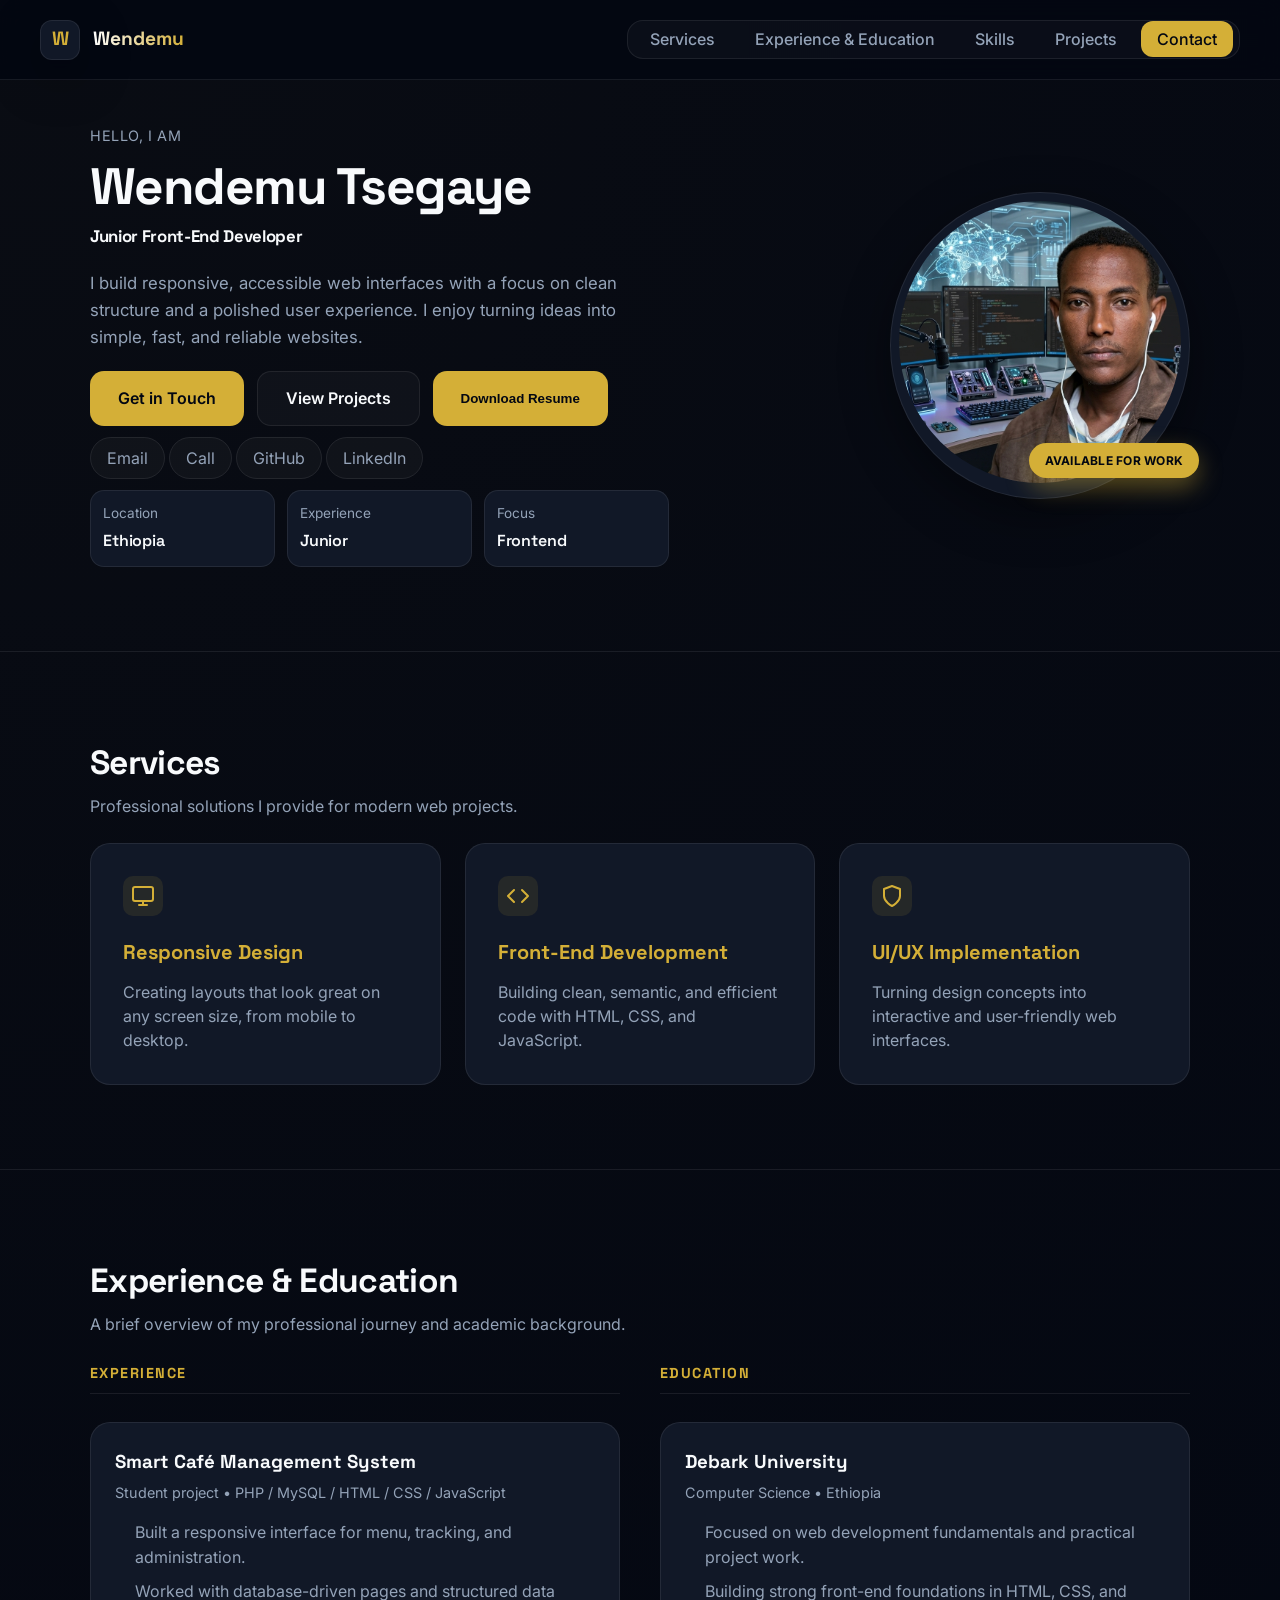
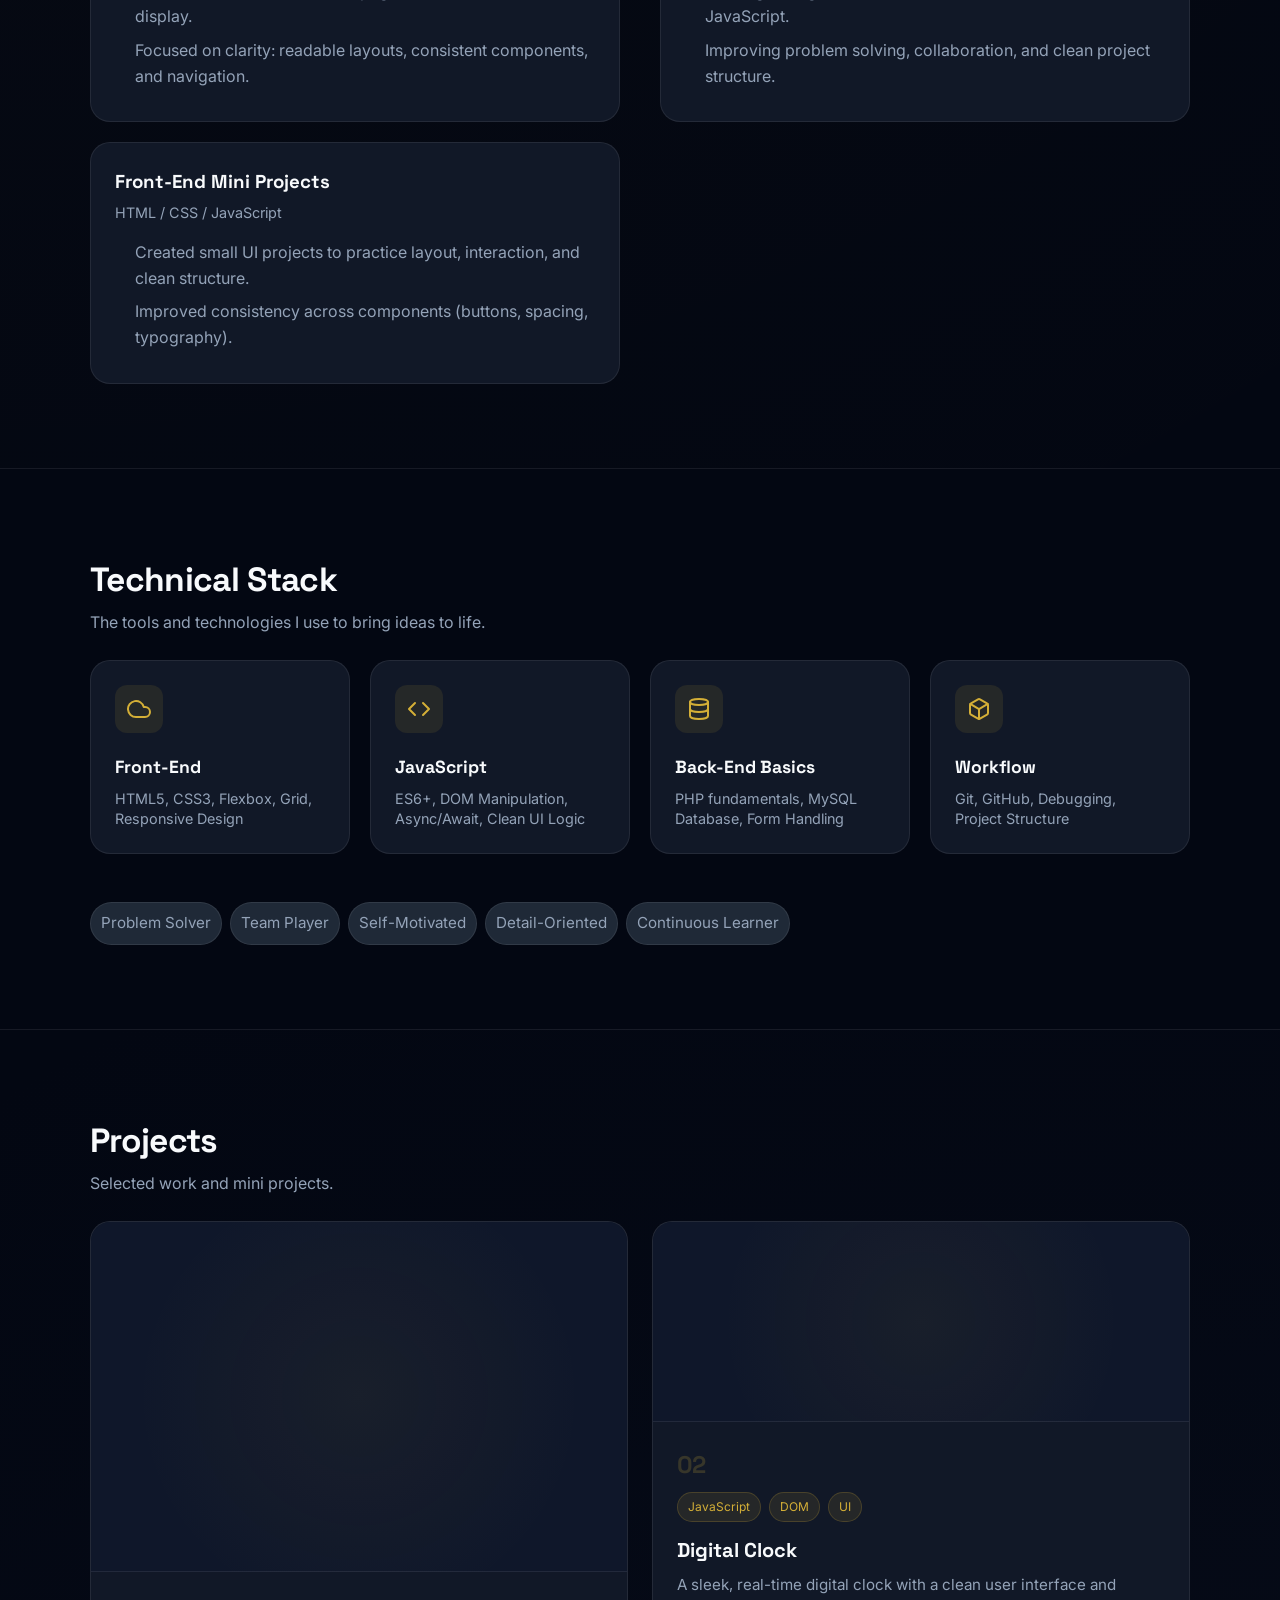
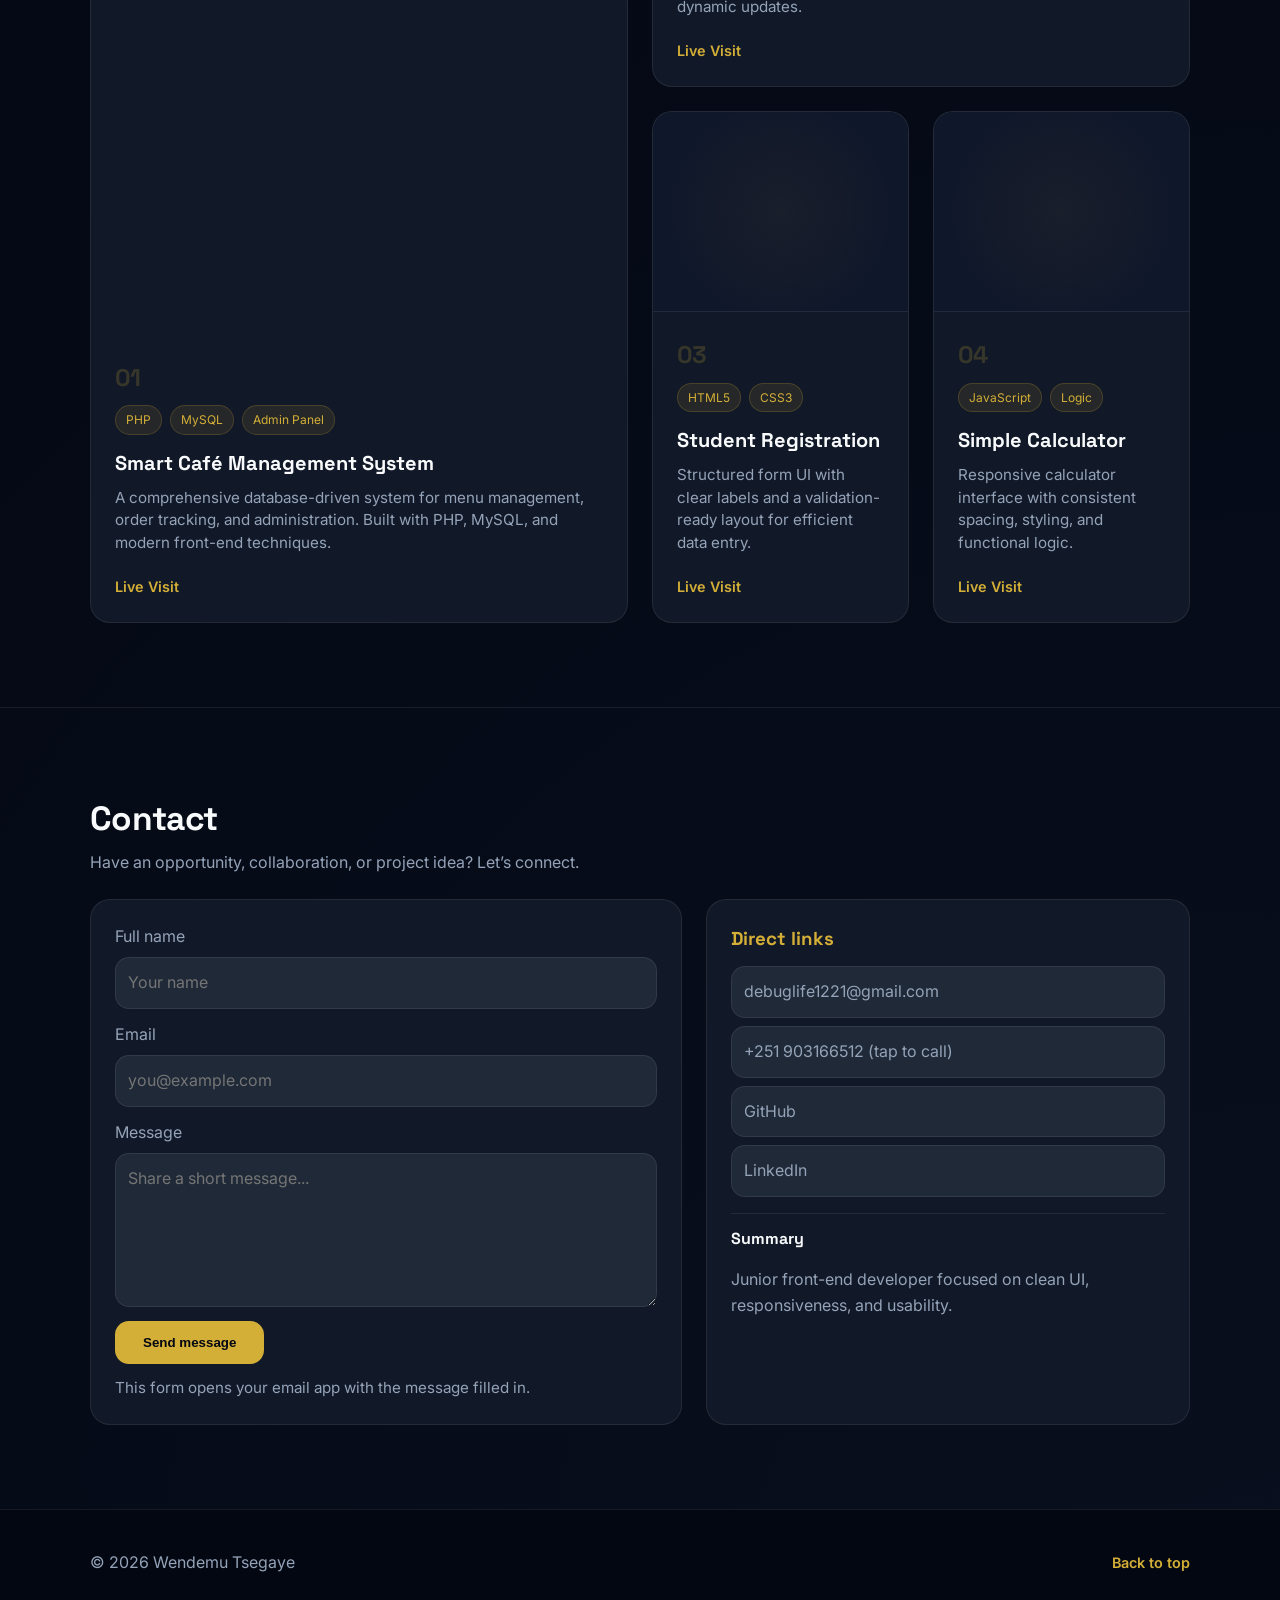
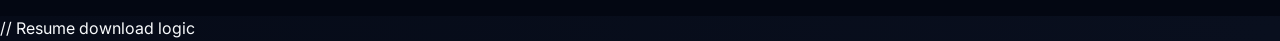
<file: index.html>
<!doctype html>
<html lang="en">
<head>
  <meta charset="UTF-8" />
  <meta name="viewport" content="width=device-width,initial-scale=1" />
  <meta name="description" content="Wendemu Tsegaye — Junior Front-End Developer. Portfolio showcasing responsive UI, clean code, and JavaScript interactions." />
  <title>Wendemu Tsegaye | Portfolio</title>

  <meta name="theme-color" content="#ffffff" />
  <meta property="og:title" content="Wendemu Tsegaye | Portfolio" />
  <meta property="og:description" content="Junior Front-End Developer — I build responsive, accessible web interfaces with HTML, CSS, and JavaScript." />
  <meta property="og:type" content="website" />

  <link rel="preconnect" href="https://fonts.googleapis.com" />
  <link rel="preconnect" href="https://fonts.gstatic.com" crossorigin />
  <link href="https://fonts.googleapis.com/css2?family=Inter:wght@400;500;600&family=Space+Grotesk:wght@500;600;700;800&display=swap" rel="stylesheet" />

  <link rel="stylesheet" href="port.css" />
</head>

<body>
  <a class="skip-link" href="#top">Skip to content</a>
  <header class="site-header">
    <nav class="nav" aria-label="Primary">
      <a class="brand" href="#top" aria-label="Go to top">
        <span class="brand-mark" aria-hidden="true">W</span>
        <span class="brand-text">Wendemu</span>
      </a>

      <button class="nav-toggle" type="button" aria-expanded="false" aria-controls="nav-links">
        <span class="sr-only">Open navigation</span>
        <span class="nav-toggle-bars" aria-hidden="true"></span>
      </button>

      <ul id="nav-links" class="nav-links">
        <li><a href="#services">Services</a></li>
        <li><a href="#experience">Experience & Education</a></li>
        <li><a href="#skills">Skills</a></li>
        <li><a href="#projects">Projects</a></li>
        <li><a class="nav-cta" href="#contact">Contact</a></li>
      </ul>
    </nav>
  </header>

  <main id="top">
    <section class="section hero">
      <div class="container hero-grid">
        <div class="hero-content reveal">
          <p class="eyebrow">Hello, I am</p>
          <h1 class="hero-title">Wendemu Tsegaye</h1>
          <p class="hero-subtitle hero-role">Junior Front-End Developer</p>
          <p class="hero-subtitle">
            I build responsive, accessible web interfaces with a focus on clean structure and a polished user experience. I enjoy turning ideas into simple, fast, and reliable websites.
          </p>

          <div class="hero-actions">
            <a class="button primary" href="#contact">Get in Touch</a>
            <a class="button ghost" href="#projects">View Projects</a>
           
          <button class="button primary" id="downloadButton">Download Resume</button>
  
          </div>

          <div class="hero-links" aria-label="Quick links">
            <a class="chip" href="mailto:debuglife1221@gmail.com" title="Email">Email</a>
            <a class="chip" href="tel:+251903166512" title="Call">Call</a>
            <a class="chip" href="https://github.com/debug-life21" target="_blank" rel="noreferrer">GitHub</a>
            <a class="chip" href="https://linkedin.com/in/wendmachew-tsegaye" target="_blank" rel="noreferrer">LinkedIn</a>
          </div>

          <dl class="hero-stats">
            <div class="stat">
              <dt>Location</dt>
              <dd>Ethiopia</dd>
            </div>
            <div class="stat">
              <dt>Experience</dt>
              <dd>Junior</dd>
            </div>
            <div class="stat">
              <dt>Focus</dt>
              <dd>Frontend</dd>
            </div>
          </dl>
        </div>

        <div class="hero-visual reveal" data-delay="200">
          <div class="visual-card">
            <img src="image.png" alt="Wendemu Tsegaye" class="profile-img">
            <div class="visual-badge">Available for work</div>
          </div>
        </div>
      </div>
      <div class="hero-bg" aria-hidden="true"></div>
    </section>

    <section id="services" class="section">
      <div class="container">
        <div class="section-head reveal">
          <h2>Services</h2>
          <p class="muted">Professional solutions I provide for modern web projects.</p>
        </div>
        <div class="services-grid">
          <div class="service-card reveal" data-delay="0">
            <div class="service-icon">
              <svg width="24" height="24" viewBox="0 0 24 24" fill="none" stroke="currentColor" stroke-width="2" stroke-linecap="round" stroke-linejoin="round"><rect x="2" y="3" width="20" height="14" rx="2" ry="2"/><line x1="8" y1="21" x2="16" y2="21"/><line x1="12" y1="17" x2="12" y2="21"/></svg>
            </div>
            <h4>Responsive Design</h4>
            <p>Creating layouts that look great on any screen size, from mobile to desktop.</p>
          </div>
          <div class="service-card reveal" data-delay="100">
            <div class="service-icon">
              <svg width="24" height="24" viewBox="0 0 24 24" fill="none" stroke="currentColor" stroke-width="2" stroke-linecap="round" stroke-linejoin="round"><polyline points="16 18 22 12 16 6"/><polyline points="8 6 2 12 8 18"/></svg>
            </div>
            <h4>Front-End Development</h4>
            <p>Building clean, semantic, and efficient code with HTML, CSS, and JavaScript.</p>
          </div>
          <div class="service-card reveal" data-delay="200">
            <div class="service-icon">
              <svg width="24" height="24" viewBox="0 0 24 24" fill="none" stroke="currentColor" stroke-width="2" stroke-linecap="round" stroke-linejoin="round"><path d="M12 22s8-4 8-10V5l-8-3-8 3v7c0 6 8 10 8 10z"/></svg>
            </div>
            <h4>UI/UX Implementation</h4>
            <p>Turning design concepts into interactive and user-friendly web interfaces.</p>
          </div>
        </div>
      </div>
    </section>

    <section id="experience" class="section">
      <div class="container">
        <div class="section-head reveal">
          <h2>Experience & Education</h2>
          <p class="muted">A brief overview of my professional journey and academic background.</p>
        </div>

        <div class="timeline">
          <div class="timeline-group">
            <h4 class="timeline-title">Experience</h4>
            <article class="timeline-item reveal">
              <div class="timeline-top">
                <h3>Smart Café Management System</h3>
                <p class="timeline-meta muted">Student project • PHP / MySQL / HTML / CSS / JavaScript</p>
              </div>
              <ul class="list">
                <li>Built a responsive interface for menu, tracking, and administration.</li>
                <li>Worked with database-driven pages and structured data display.</li>
                <li>Focused on clarity: readable layouts, consistent components, and navigation.</li>
              </ul>
            </article>

            <article class="timeline-item reveal">
              <div class="timeline-top">
                <h3>Front-End Mini Projects</h3>
                <p class="timeline-meta muted">HTML / CSS / JavaScript</p>
              </div>
              <ul class="list">
                <li>Created small UI projects to practice layout, interaction, and clean structure.</li>
                <li>Improved consistency across components (buttons, spacing, typography).</li>
              </ul>
            </article>
          </div>

          <div class="timeline-group">
            <h4 class="timeline-title">Education</h4>
            <article class="timeline-item reveal">
              <div class="timeline-top">
                <h3>Debark University</h3>
                <p class="timeline-meta muted">Computer Science • Ethiopia</p>
              </div>
              <ul class="list">
                <li>Focused on web development fundamentals and practical project work.</li>
                <li>Building strong front-end foundations in HTML, CSS, and JavaScript.</li>
                <li>Improving problem solving, collaboration, and clean project structure.</li>
              </ul>
            </article>
          </div>
        </div>
      </div>
    </section>

    <section id="skills" class="section alt">
      <div class="container">
        <div class="section-head reveal">
          <h2>Technical Stack</h2>
          <p class="muted">The tools and technologies I use to bring ideas to life.</p>
        </div>

        <div class="skills-grid-modern">
          <div class="skill-modern-card reveal" data-delay="0">
            <div class="skill-modern-icon">
              <svg width="24" height="24" viewBox="0 0 24 24" fill="none" stroke="currentColor" stroke-width="2" stroke-linecap="round" stroke-linejoin="round"><path d="M18 10h-1.26A8 8 0 1 0 9 20h9a5 5 0 0 0 0-10z"/></svg>
            </div>
            <h3>Front-End</h3>
            <p>HTML5, CSS3, Flexbox, Grid, Responsive Design</p>
          </div>
          <div class="skill-modern-card reveal" data-delay="100">
            <div class="skill-modern-icon">
              <svg width="24" height="24" viewBox="0 0 24 24" fill="none" stroke="currentColor" stroke-width="2" stroke-linecap="round" stroke-linejoin="round"><polyline points="16 18 22 12 16 6"/><polyline points="8 6 2 12 8 18"/></svg>
            </div>
            <h3>JavaScript</h3>
            <p>ES6+, DOM Manipulation, Async/Await, Clean UI Logic</p>
          </div>
          <div class="skill-modern-card reveal" data-delay="200">
            <div class="skill-modern-icon">
              <svg width="24" height="24" viewBox="0 0 24 24" fill="none" stroke="currentColor" stroke-width="2" stroke-linecap="round" stroke-linejoin="round"><ellipse cx="12" cy="5" rx="9" ry="3"/><path d="M21 12c0 1.66-4 3-9 3s-9-1.34-9-3"/><path d="M3 5v14c0 1.66 4 3 9 3s9-1.34 9-3V5"/></svg>
            </div>
            <h3>Back-End Basics</h3>
            <p>PHP fundamentals, MySQL Database, Form Handling</p>
          </div>
          <div class="skill-modern-card reveal" data-delay="300">
            <div class="skill-modern-icon">
              <svg width="24" height="24" viewBox="0 0 24 24" fill="none" stroke="currentColor" stroke-width="2" stroke-linecap="round" stroke-linejoin="round"><path d="M21 16V8a2 2 0 0 0-1-1.73l-7-4a2 2 0 0 0-2 0l-7 4A2 2 0 0 0 3 8v8a2 2 0 0 0 1 1.73l7 4a2 2 0 0 0 2 0l7-4A2 2 0 0 0 21 16z"/><polyline points="3.27 6.96 12 12.01 20.73 6.96"/><line x1="12" y1="22.08" x2="12" y2="12"/></svg>
            </div>
            <h3>Workflow</h3>
            <p>Git, GitHub, Debugging, Project Structure</p>
          </div>
        </div>

        <div class="tag-cloud reveal" style="margin-top: 3rem;" aria-label="Professional qualities">
          <span class="tag">Problem Solver</span>
          <span class="tag">Team Player</span>
          <span class="tag">Self-Motivated</span>
          <span class="tag">Detail-Oriented</span>
          <span class="tag">Continuous Learner</span>
        </div>
      </div>
    </section>

    <section id="projects" class="section">
      <div class="container">
        <div class="section-head reveal">
          <h2>Projects</h2>
          <p class="muted">Selected work and mini projects.</p>
        </div>

        <div class="projects-grid">
          <article class="project large reveal" data-delay="0">
            <div class="thumb"></div>
            <div class="project-body">
              <div class="project-num">01</div>
              <div class="project-tags">
                <span class="tag">PHP</span>
                <span class="tag">MySQL</span>
                <span class="tag">Admin Panel</span>
              </div>
              <h3>Smart Café Management System</h3>
              <p>A comprehensive database-driven system for menu management, order tracking, and administration. Built with PHP, MySQL, and modern front-end techniques.</p>
              <div class="project-links">
                <a class="link" href="dku_cafe/cafe/index.php" target="_blank">Live Visit</a>
              </div>
            </div>
          </article>

          <article class="project wide reveal" data-delay="100">
            <div class="thumb"></div>
            <div class="project-body">
              <div class="project-num">02</div>
              <div class="project-tags">
                <span class="tag">JavaScript</span>
                <span class="tag">DOM</span>
                <span class="tag">UI</span>
              </div>
              <h3>Digital Clock</h3>
              <p>A sleek, real-time digital clock with a clean user interface and dynamic updates.</p>
              <div class="project-links">
                <a class="link" target="_blank" href="digitalclock.html">Live Visit</a>
              </div>
            </div>
          </article>

          <article class="project reveal" data-delay="200">
            <div class="thumb"></div>
            <div class="project-body">
              <div class="project-num">03</div>
              <div class="project-tags">
                <span class="tag">HTML5</span>
                <span class="tag">CSS3</span>
              </div>
              <h3>Student Registration</h3>
              <p>Structured form UI with clear labels and a validation-ready layout for efficient data entry.</p>
              <div class="project-links">
                <a class="link" target="_blank" href="student registration.html">Live Visit</a>
              </div>
            </div>
          </article>

          <article class="project reveal" data-delay="300">
            <div class="thumb"></div>
            <div class="project-body">
              <div class="project-num">04</div>
              <div class="project-tags">
                <span class="tag">JavaScript</span>
                <span class="tag">Logic</span>
              </div>
              <h3>Simple Calculator</h3>
              <p>Responsive calculator interface with consistent spacing, styling, and functional logic.</p>
              <div class="project-links">
                <a class="link" href="calcu.html" target="_blank">Live Visit</a>
              </div>
            </div>
          </article>
        </div>
      </div>
    </section>


    <section id="contact" class="section">
      <div class="container">
        <div class="section-head reveal">
          <h2>Contact</h2>
          <p class="muted">Have an opportunity, collaboration, or project idea? Let’s connect.</p>
        </div>

        <div class="contact-grid">
          <form id="contactForm" class="contact-card reveal" action="#" method="post">
            <label>
              Full name
              <input type="text" name="name" autocomplete="name" placeholder="Your name" required />
            </label>

            <label>
              Email
              <input type="email" name="email" autocomplete="email" placeholder="you@example.com" required />
            </label>

            <label>
              Message
              <textarea name="message" rows="5" placeholder="Share a short message..." required></textarea>
            </label>

            <button class="button primary" type="submit">Send message</button>
            <p class="muted form-note">This form opens your email app with the message filled in.</p>
          </form>

          <aside class="contact-card reveal">
            <h3>Direct links</h3>
            <div class="contact-links">
              <a class="contact-link" href="mailto:debuglife1221@gmail.com">debuglife1221@gmail.com</a>
              <a class="contact-link" href="tel:+251903166512">+251 903166512 (tap to call)</a>
              <a class="contact-link" href="https://github.com/debug-life21" target="_blank" rel="noreferrer">GitHub</a>
              <a class="contact-link" href="https://linkedin.com/in/wendmachew-tsegaye" target="_blank" rel="noreferrer">LinkedIn</a>
            </div>

            <div class="availability">
              <p class="availability-title">Summary</p>
              <p class="muted">Junior front-end developer focused on clean UI, responsiveness, and usability.</p>
            </div>
          </aside>
        </div>
      </div>
    </section>
  </main>

  <footer class="footer">
    <div class="container footer-inner">
      <p>© <span id="year"></span> Wendemu Tsegaye</p>
      <a class="link" href="#top">Back to top</a>
    </div>
  </footer>

  <button id="backToTop" class="back-to-top" type="button" aria-label="Back to top">↑</button>

  <script src="port.js"></script>

 



// Resume download logic

<script>
  const downloadButton = document.getElementById('downloadButton');

  downloadButton.addEventListener('click', function() {
    const resumeUrl = 'Wendemu_Resume.pdf';
    const resumeName = 'resume.pdf';

    const link = document.createElement('a');
    link.href = resumeUrl;
    link.download = resumeName;
    link.style.display = 'none';

    document.body.appendChild(link);

    link.click();

   

    document.body.removeChild(link);
  });
</script>
</body>
</html>
</file>
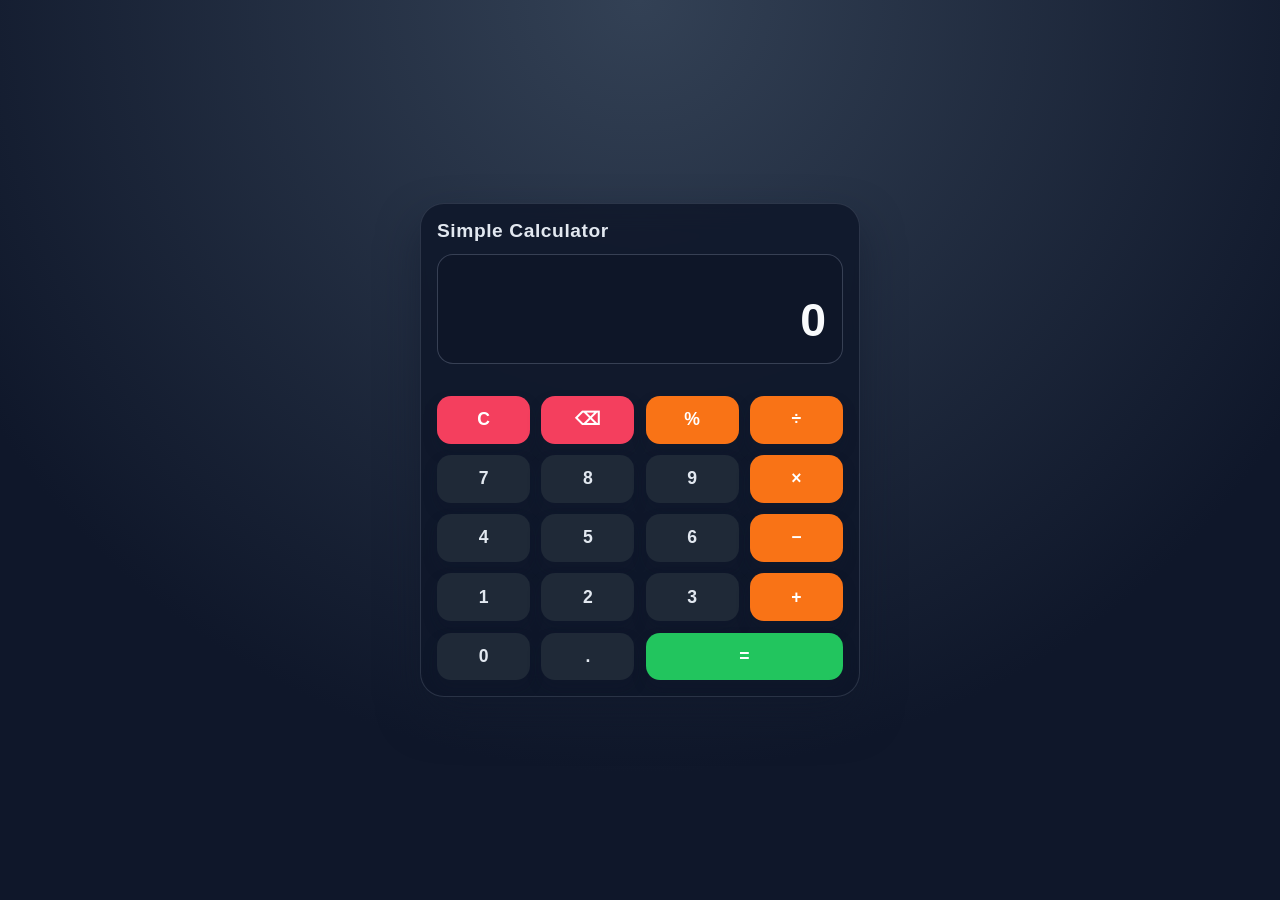
<file: calcu.html>
<!DOCTYPE html>
<html lang="en">
<head>
    <meta charset="UTF-8">
    <meta name="viewport" content="width=device-width, initial-scale=1.0">
    <title>Modern Dynamic Calculator</title>
    <link rel="stylesheet" href="calcu.css">
</head>
<body>
  <main class="page-wrapper">
    <section class="calculator">
      <div class="calculator-top">
        <div class="title-row">
          <h1>Simple Calculator</h1>
        </div>

        <div class="display-panel">
          <div id="history" aria-live="polite"></div>
          <input id="display" readonly aria-label="Calculator display" value="0">
        </div>
      </div>

      <div id="keypad" class="keypad">
        <button class="btn clear" data-action="clear">C</button>
        <button class="btn delete" data-action="delete">⌫</button>
        <button class="btn operator" data-value="%">%</button>
        <button class="btn operator" data-value="/">÷</button>

        <button class="btn" data-value="7">7</button>
        <button class="btn" data-value="8">8</button>
        <button class="btn" data-value="9">9</button>
        <button class="btn operator" data-value="*">×</button>

        <button class="btn" data-value="4">4</button>
        <button class="btn" data-value="5">5</button>
        <button class="btn" data-value="6">6</button>
        <button class="btn operator" data-value="-">−</button>

        <button class="btn" data-value="1">1</button>
        <button class="btn" data-value="2">2</button>
        <button class="btn" data-value="3">3</button>
        <button class="btn operator" data-value="+">+</button>

        <button class="btn" data-value="0">0</button>
        <button class="btn" data-value=".">.</button>
        <button class="btn equal" data-action="equals">=</button>
      </div>
    </section>
  </main>

  <script src="calcul.js"></script>
</body>
</html>
</file>
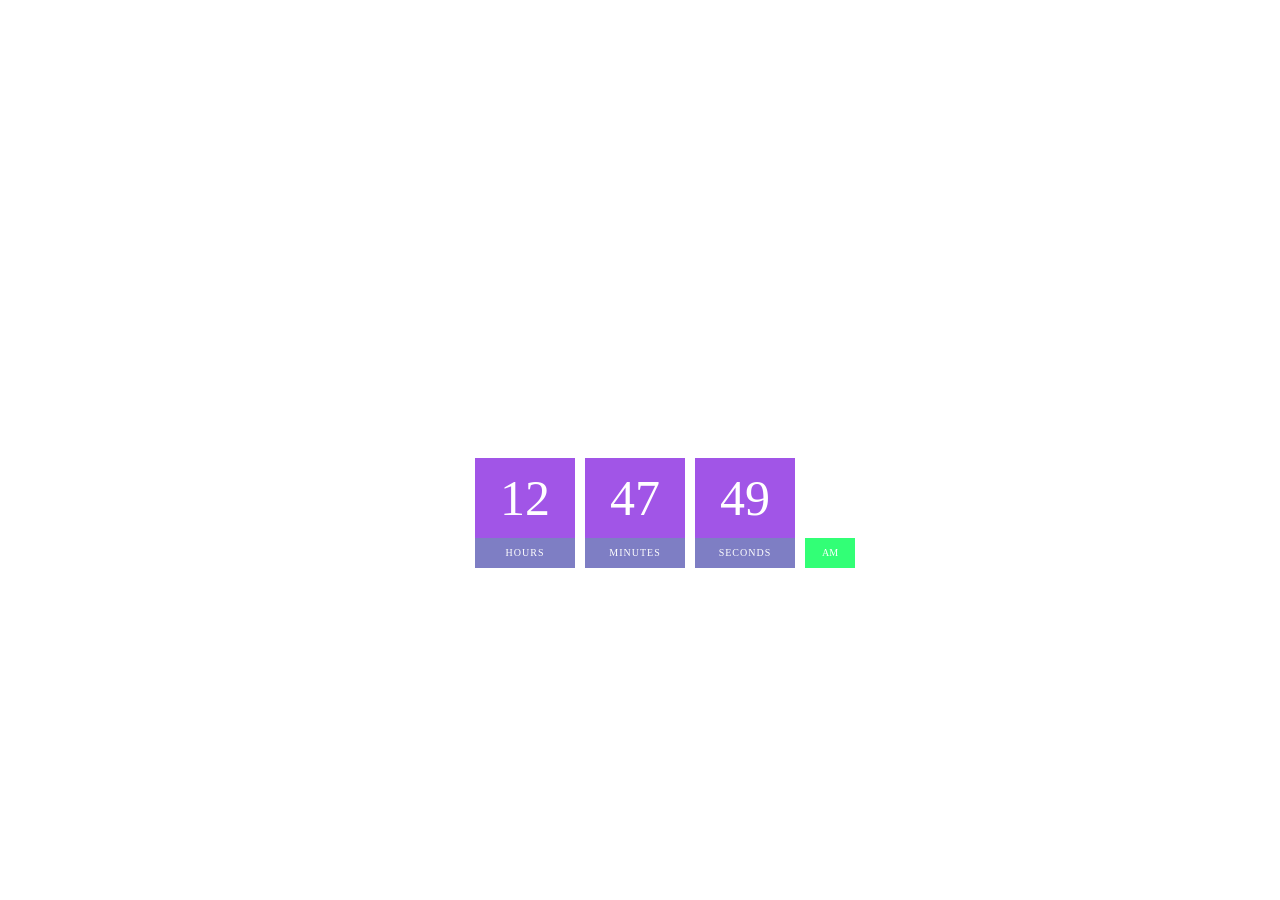
<file: digitalclock.html>
<!DOCTYPE html>
<html lang="en">
<head>
    <meta charset="UTF-8">
    <meta name="viewport" content="width=device-width, initial-scale=1.0">
    <title>Digital Clock</title>
<style>
    body{
        margin :0;
        display: flex;
        flex-direction: column;
        align-items: center;
        justify-content: center;
        height: 100vh;  
        background: url("https://images.unsplash.com/photo-1501854140801-50d01698950b?q=80&w=975&auto=format&fit=crop&ixlib=rb-4.1.0&ixid=M3wxMjA3fDB8MHxwaG90by1wYWdlfHx8fGVufDB8fHx8fA%3D%3D");
     background: cover;
     overflow: hidden;
    }
    h1{
        text-transform: uppercase;
        font-size: 50px;
        text-align: center;
        letter-spacing: 2px;
        color: white;
    }
    .clock{
 display: flex;
    }
    .clock div{
    margin:5px;
    position: relative;
    }
    .clock span{
        width: 100px;
        height: 80px;
        background-color: blueviolet;
        color: white;
        opacity: .8;
    display: flex;
    align-items: center;
    justify-content:center;
    font-size: 50px;
    }
    .clock .text{
       height: 30px;
        font-size: 10px;
        text-transform: uppercase;
        letter-spacing: 1px;
        background-color:darkblue ; 
        color: white;
        opacity: 0.5;
        }
        .clock #ampm{
        bottom: 0;
        position: absolute;
        width: 50px;
        height: 30px;
        font-size: 10px;
        
        background-color: rgb(0, 255, 85);
        color: white;
          
        }
</style>
</head>
<body>
    <h1> Digital clock</h1>
    <div class="clock">
  <div>
    <span id="hour">00</span>
    <span class="text">hours</span>
  </div>
<div>
    <span id="minute">00</span>
    <span class="text">minutes</span>
  </div>
  <div>
    <span id="second">00</span>
    <span class="text">seconds</span>
  </div>
<div><span id="ampm">AM</span></div>
    </div>
    <script>
 const hou=document.getElementById("hour");
 const min=document.getElementById("minute");
 const sec=document.getElementById("second");
 const ampm=document.getElementById("ampm");

function clockupdate(){
    let h=new Date().getHours();
    let m=new Date().getMinutes();
    let s=new Date().getSeconds();
    let ampm="AM";
    if(h>12)
{
    h-=12;
    ampm="PM";}
if(h==0){
    h=12;
}


hou.innerText=h;
min.innerText=m;
sec.innerText=s;
ampm.innerText=ampm;    }
clockupdate();
setInterval(clockupdate,1000);
  </script>
</body>
</html>
</file>
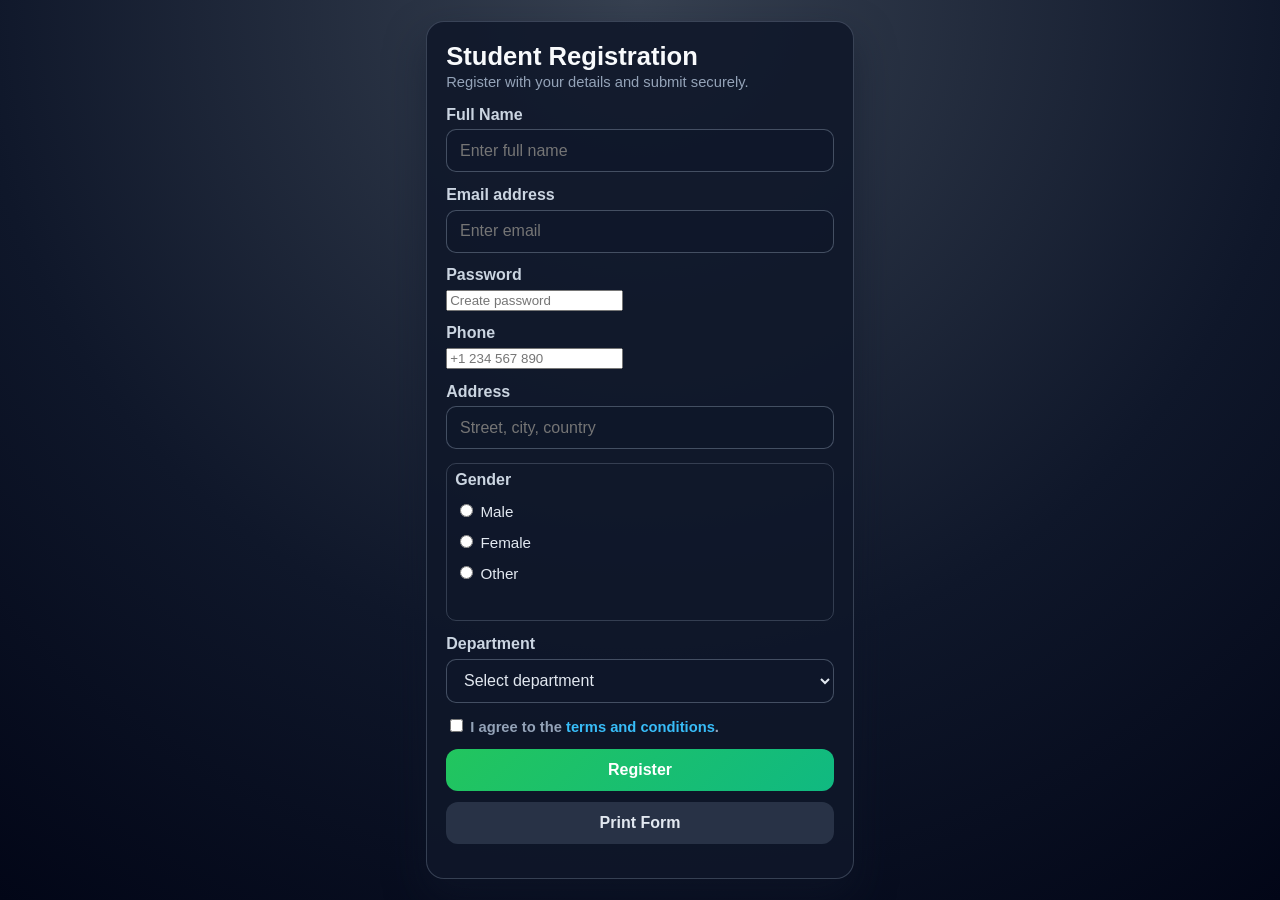
<file: student registration.html>
<!DOCTYPE html>
<html lang="en">
<head>
  <meta charset="UTF-8" />
  <meta name="viewport" content="width=device-width, initial-scale=1.0" />
  <title>Student Registration</title>
  <link rel="stylesheet" href="Student registraton form.css" />
</head>
<body>
  <main class="page">
    <section class="card">
      <h1>Student Registration</h1>
      <p class="subtext">Register with your details and submit securely.</p>

      <form id="regform" novalidate>
        <div class="field">
          <label for="name">Full Name</label>
          <input id="name" name="name" type="text" placeholder="Enter full name" required />
          <small class="error" id="error-name"></small>
        </div>

        <div class="field">
          <label for="email">Email address</label>
          <input id="email" name="email" type="email" placeholder="Enter email" required />
          <small class="error" id="error-email"></small>
        </div>

        <div class="field">
          <label for="password">Password</label>
          <input id="password" name="password" type="password" placeholder="Create password" required minlength="6" />
          <small class="error" id="error-password"></small>
        </div>

        <div class="field">
          <label for="phone">Phone</label>
          <input id="phone" name="phone" type="tel" placeholder="+1 234 567 890" required />
          <small class="error" id="error-phone"></small>
        </div>

        <div class="field">
          <label for="address">Address</label>
          <input id="address" name="address" type="text" placeholder="Street, city, country" required />
          <small class="error" id="error-address"></small>
        </div>

        <div class="field radio-group">
          <span>Gender</span>
          <label><input name="gender" type="radio" value="Male" /> Male</label>
          <label><input name="gender" type="radio" value="Female" /> Female</label>
          <label><input name="gender" type="radio" value="Other" /> Other</label>
          <small class="error" id="error-gender"></small>
        </div>

        <div class="field">
          <label for="dept">Department</label>
          <select id="dept" name="department" required>
            <option value="">Select department</option>
            <option value="computer">Computer Science</option>
            <option value="information">Information Technology</option>
            <option value="software">Software Engineering</option>
            <option value="network">Networking</option>
          </select>
          <small class="error" id="error-dept"></small>
        </div>

        <div class="field terms">
          <label><input id="terms" name="terms" type="checkbox" /> I agree to the <a href="#">terms and conditions</a>.</label>
          <small class="error" id="error-terms"></small>
        </div>

        <button id="re" type="submit">Register</button>
      </form>

      <button class="secondary" id="printBtn">Print Form</button>
      <div id="message" aria-live="polite"></div>
    </section>
  </main>

  <script src="java.js"></script>
</body>
</html>
</file>
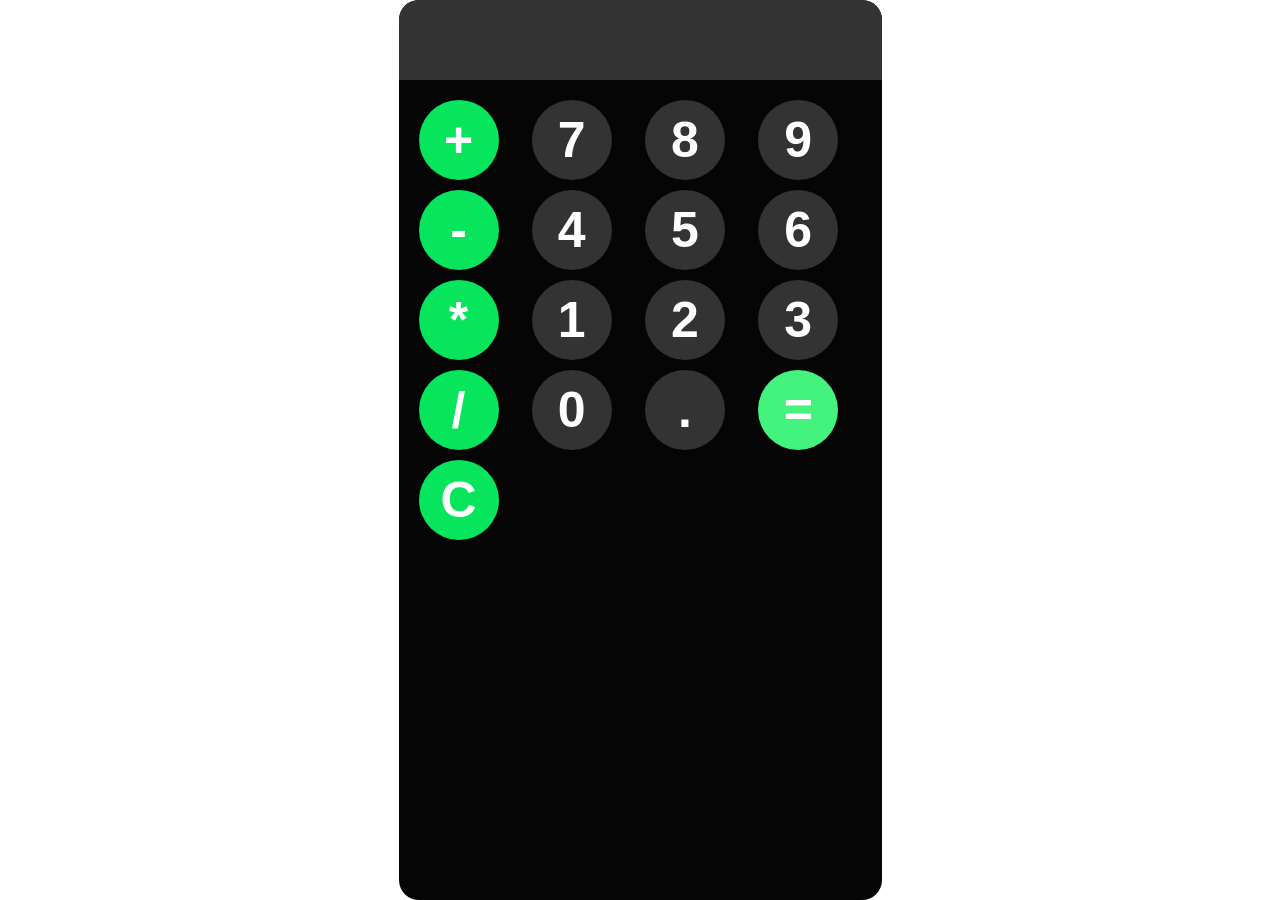
<file: portfolio/calcu.html>
<!DOCTYPE html>
<html lang="en">
<head>
    <meta charset="UTF-8">
    <meta name="viewport" content="width=device-width, initial-scale=1.0">
    <title>simple calculator</title>
    <link rel="stylesheet" href="calcu.css">
    
</head>
<body>
    <div id="calculator">
        <input id="display" readonly>
        <div id="key">
        <button onclick="appendToDisplay('+')" class="operator">+</button>
        <button onclick="appendToDisplay('7')">7</button>
        <button onclick="appendToDisplay('8')">8</button>
        <button onclick="appendToDisplay('9')">9</button>

          <button onclick="appendToDisplay('-')" class="operator">-</button>
          <button onclick="appendToDisplay('4')">4</button>
          <button onclick="appendToDisplay('5')">5</button>
          <button onclick="appendToDisplay('6')">6</button>

          <button onclick="appendToDisplay('*')" class="operator">*</button>
          <button onclick="appendToDisplay('1')">1</button>
          <button onclick="appendToDisplay('2')">2</button>
          <button onclick="appendToDisplay('3')">3</button>
          
          <button onclick="appendToDisplay('/')" class="operator">/</button>
          <button onclick="appendToDisplay('0')">0</button>
            <button onclick="appendToDisplay('.')">.</button>
            <button id="equal" onclick="calculate()">=</button>
            <button onclick="clearDisplay()" class="operator">C</button>
        </div>
    </div>
    <script src="calcul.js"></script>
</body>
</html>
</file>
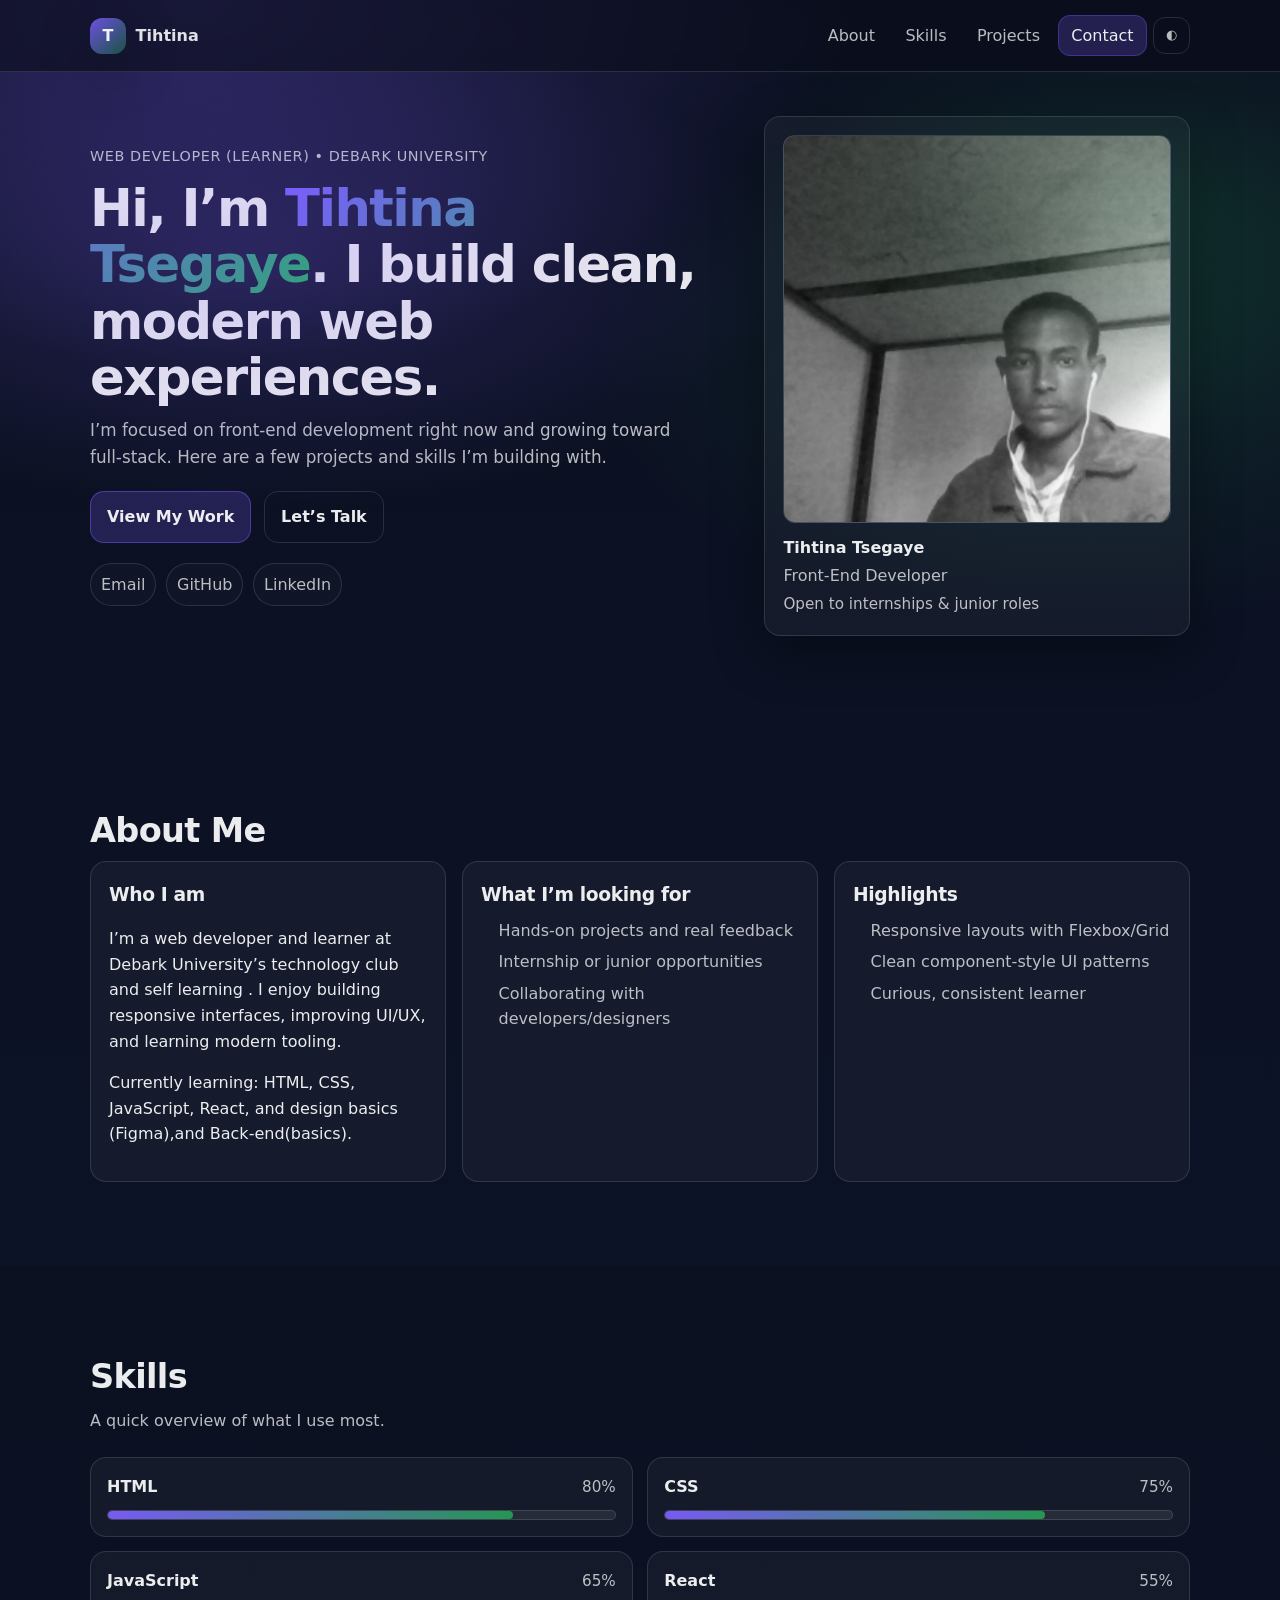
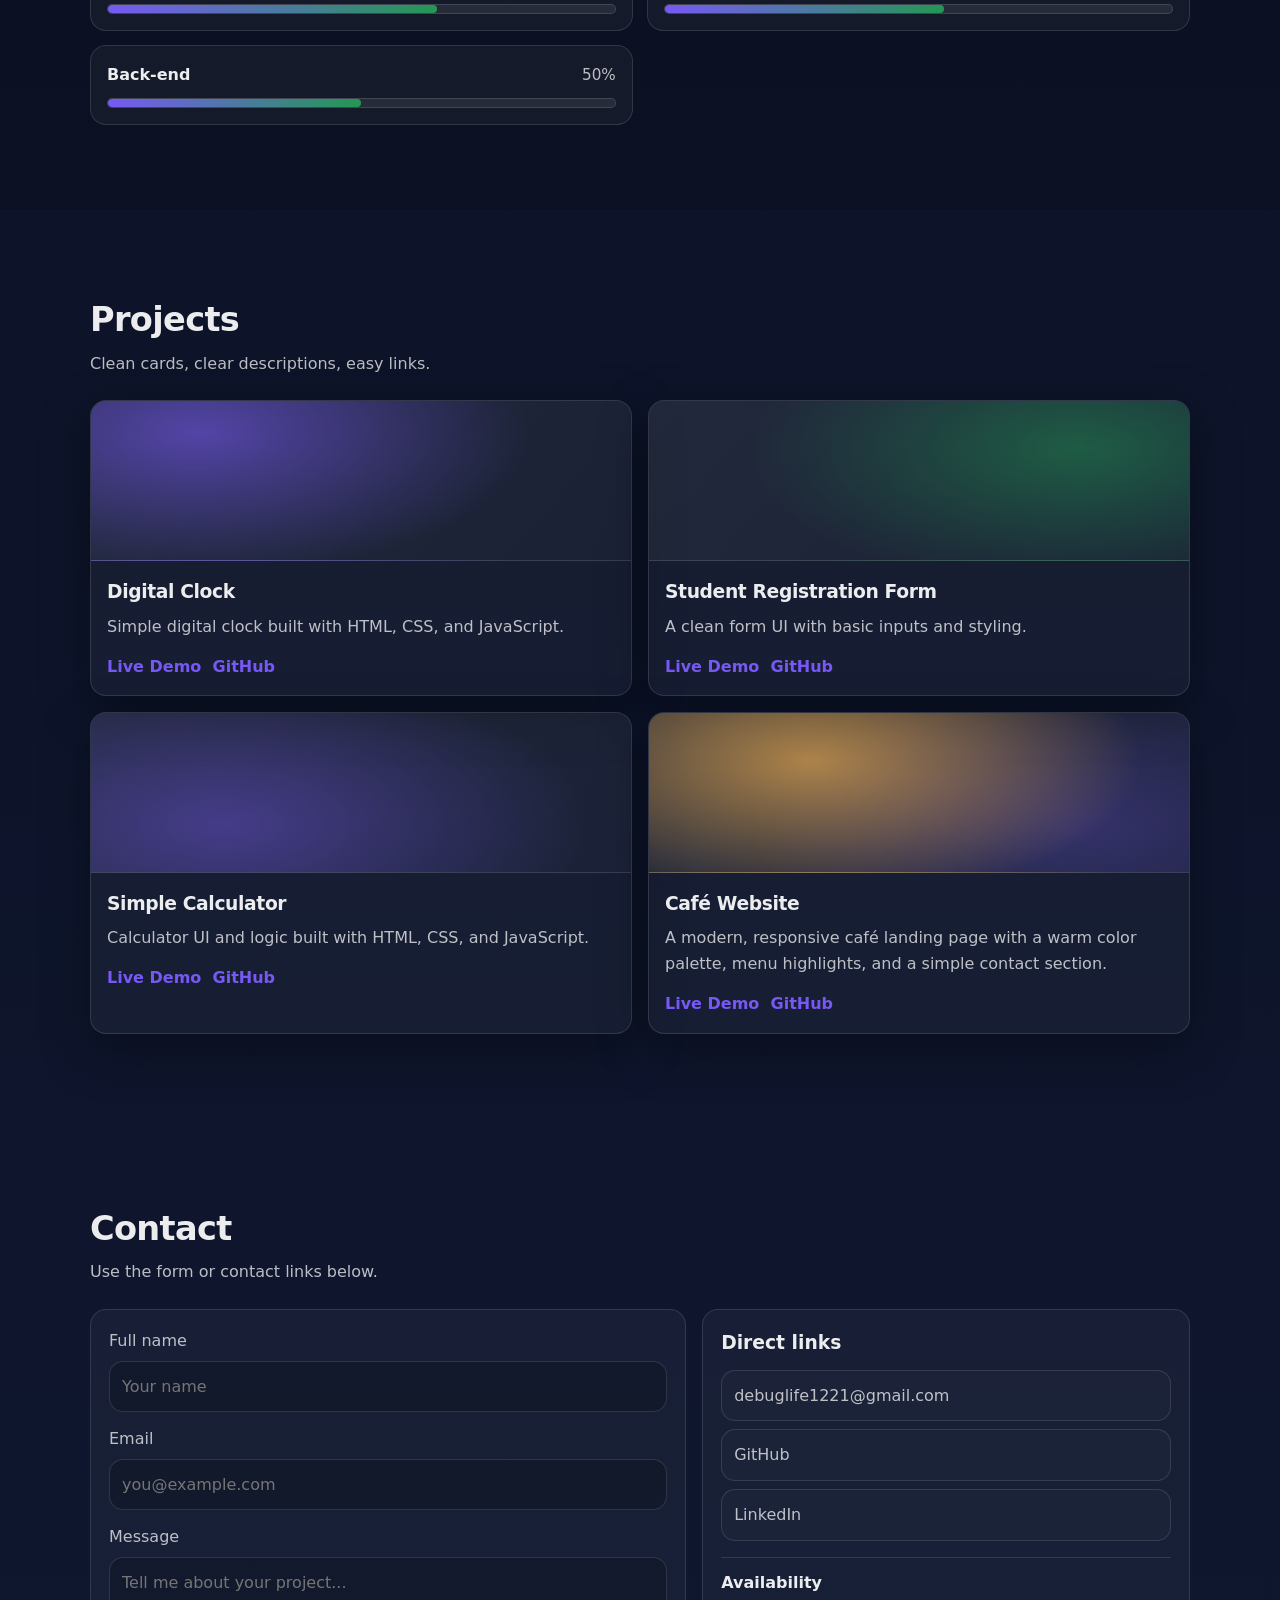
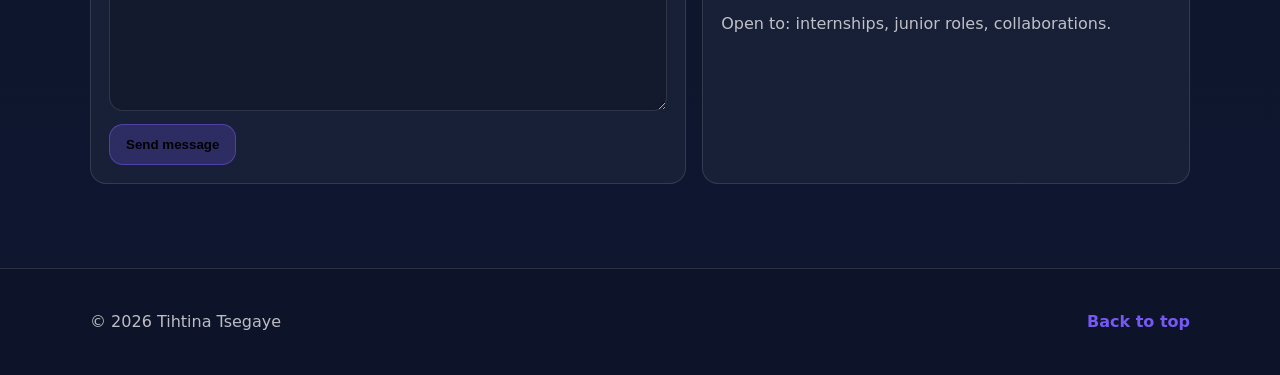
<file: portfolio/port.html>
<!doctype html>
<html lang="en">
<head>
  <meta charset="UTF-8" />
  <meta name="viewport" content="width=device-width,initial-scale=1" />
  <meta name="description" content="Tihtina Tsegaye — Portfolio" />
  <title>Tihtina Tsegaye | Portfolio</title>

  <!-- Google Fonts (Headings + Body) 
  <link rel="preconnect" href="https://fonts.googleapis.com" />
  <link rel="preconnect" href="https://fonts.gstatic.com" crossorigin />
  <link href="https://fonts.googleapis.com/css2?family=Inter:wght@400;500;600&family=Space+Grotesk:wght@500;600;700&display=swap" rel="stylesheet" />
-->
  <link rel="stylesheet" href="port.css" />
</head>

<body>
  <!-- Sticky Navbar -->
  <header class="site-header">
    <nav class="nav" aria-label="Primary">
      <a class="brand" href="#top" aria-label="Go to top">
        <span class="brand-mark" aria-hidden="true">T</span>
        <span class="brand-text">Tihtina</span>
      </a>

      <button class="nav-toggle" type="button" aria-expanded="false" aria-controls="nav-links">
        <span class="sr-only">Open navigation</span>
        <span class="nav-toggle-bars" aria-hidden="true"></span>
      </button>

      <ul id="nav-links" class="nav-links">
        <li><a href="#about">About</a></li>
        <li><a href="#skills">Skills</a></li>
        <li><a href="#projects">Projects</a></li>
        <li><a class="nav-cta" href="#contact">Contact</a></li>
        <li>
          <!-- Dark-mode friendly (toggle is optional but modern). -->
          <button id="themeToggle" class="theme-toggle" type="button" aria-label="Toggle theme">
            <span class="theme-icon" aria-hidden="true">◐</span>
          </button>
        </li>
      </ul>
    </nav>
  </header>

  <main id="top">
    <!-- Hero -->
    <section class="section hero">
      <div class="container hero-grid">
        <div class="reveal">
          <p class="eyebrow">Web Developer (Learner) • Debark University</p>
          <h1 class="hero-title">
            Hi, I’m <span class="accent">Tihtina Tsegaye</span>.
            I build clean, modern web experiences.
          </h1>
          <p class="hero-subtitle">
            I’m focused on front‑end development right now and growing toward full‑stack.
            Here are a few projects and skills I’m building with.
          </p>

          <div class="hero-actions">
            <a class="button primary" href="#projects">View My Work</a>
            <a class="button ghost" href="#contact">Let’s Talk</a>
          </div>

          <div class="hero-links" aria-label="Quick links">
            <a class="chip" href="https://google.com/debuglife1221@gmail.com" title="Email">Email</a>
            <a class="chip" href="https://github.com/debug-life21" target="_blank" rel="noreferrer">GitHub</a>
            <a class="chip" href="https://linkedin.com/in/your-linkedin" target="_blank" rel="noreferrer">LinkedIn</a>
          </div>
        </div>

        <!-- Photo placeholder (add a real image later) -->
        <div class="hero-card reveal" aria-label="Profile card">
          <div class="avatar" role="img" aria-label="Profile photo placeholder">
            <img src="image.png" alt="peronal image ." >
          </div>
          <div class="hero-card-meta">
            <p class="hero-card-name">Tihtina Tsegaye</p>
            <p class="hero-card-role">Front‑End Developer</p>
            <p class="hero-card-note">Open to internships & junior roles</p>
          </div>
        </div>
      </div>

      <div class="hero-bg" aria-hidden="true"></div>
    </section>

    <!-- About -->
    <section id="about" class="section">
      <div class="container">
        <div class="section-head reveal">
          <h2>About Me</h2>
       
        </div>

        <div class="about-grid">
          <div class="about-card reveal">
            <h3>Who I am</h3>
            <p>
              I’m a web developer and learner at Debark University’s technology club and self learning .
              I enjoy building responsive interfaces, improving UI/UX, and learning modern tooling.
            </p>
            <p>
              Currently learning: HTML, CSS, JavaScript, React, and design basics (Figma),and Back-end(basics).
            </p>
          </div>

          <div class="about-card reveal">
            <h3>What I’m looking for</h3>
            <ul class="list">
              <li>Hands‑on projects and real feedback</li>
              <li>Internship or junior opportunities</li>
              <li>Collaborating with developers/designers</li>
            </ul>
          </div>

          <div class="about-card reveal">
            <h3>Highlights</h3>
            <ul class="list">
              <li>Responsive layouts with Flexbox/Grid</li>
              <li>Clean component‑style UI patterns</li>
              <li>Curious, consistent learner</li>
            </ul>
          </div>
        </div>
      </div>
    </section>

    <!-- Skills -->
    <section id="skills" class="section alt">
      <div class="container">
        <div class="section-head reveal">
          <h2>Skills</h2>
          <p class="muted">A quick overview of what I use most.</p>
        </div>

        <div class="skills-grid">
          <!-- Use bars (clean + readable). Adjust % as you improve. -->
          <div class="skill reveal">
            <div class="skill-top">
              <span class="skill-name">HTML</span>
              <span class="skill-level">80%</span>
            </div>
            <div class="bar" aria-hidden="true"><span style="width: 80%"></span></div>
          </div>

          <div class="skill reveal">
            <div class="skill-top">
              <span class="skill-name">CSS</span>
              <span class="skill-level">75%</span>
            </div>
            <div class="bar" aria-hidden="true"><span style="width: 75%"></span></div>
          </div>

          <div class="skill reveal">
            <div class="skill-top">
              <span class="skill-name">JavaScript</span>
              <span class="skill-level">65%</span>
            </div>
            <div class="bar" aria-hidden="true"><span style="width: 65%"></span></div>
          </div>

          <div class="skill reveal">
            <div class="skill-top">
              <span class="skill-name">React</span>
              <span class="skill-level">55%</span>
            </div>
            <div class="bar" aria-hidden="true"><span style="width: 55%"></span></div>
          </div>

          <div class="skill reveal">
            <div class="skill-top">
              <span class="skill-name">Back-end</span>
              <span class="skill-level">50%</span>
            </div>
            <div class="bar" aria-hidden="true"><span style="width: 50%"></span></div>
          </div>
        </div>
      </div>
    </section>

    <!-- Projects -->
    <section id="projects" class="section">
      <div class="container">
        <div class="section-head reveal">
          <h2>Projects</h2>
          <p class="muted">Clean cards, clear descriptions, easy links.</p>
        </div>

        <div class="projects-grid">
          <!-- Local project pages you already have -->
          <article class="project reveal">
            <div class="thumb thumb-1" aria-hidden="true"></div>
            <div class="project-body">
              <h3>Digital Clock</h3>
              <p>Simple digital clock built with HTML, CSS, and JavaScript.</p>
              <div class="project-links">
                <a class="link" href="digitalclock.html">Live Demo</a>
                <a class="link" href="https://github.com/debug-life21" target="_blank" rel="noreferrer">GitHub</a>
              </div>
            </div>
          </article>

          <article class="project reveal">
            <div class="thumb thumb-2" aria-hidden="true"></div>
            <div class="project-body">
              <h3>Student Registration Form</h3>
              <p>A clean form UI with basic inputs and styling.</p>
              <div class="project-links">
                <a class="link" href="student registration.html">Live Demo</a>
                <a class="link" href="https://github.com/debug-life21" target="_blank" rel="noreferrer">GitHub</a>
              </div>
            </div>
          </article>

          <article class="project reveal">
            <div class="thumb thumb-3" aria-hidden="true"></div>
            <div class="project-body">
              <h3>Simple Calculator</h3>
              <p>Calculator UI and logic built with HTML, CSS, and JavaScript.</p>
              <div class="project-links">
                <a class="link" href="calcu.html">Live Demo</a>
                <a class="link" href="https://github.com/debug-life21" target="_blank" rel="noreferrer">GitHub</a>
              </div>
            </div>
          </article>

          <article class="project reveal">
            <div class="thumb thumb-5" aria-hidden="true"></div>
            <div class="project-body">
              <h3>Café Website</h3>
              <p>
                A modern, responsive café landing page with a warm color palette,
                menu highlights, and a simple contact section.
              </p>
              <div class="project-links">
                <!-- Update these URLs to your real links -->
                <a class="link" href="dku_cafe/cafe/index.php">Live Demo</a>
                <a class="link" href="https://github.com/debug-life21" target="_blank" rel="noreferrer">
                  GitHub
                </a>
              </div>
            </div>
          </article>
        </div>
      </div>
    </section>
  
<!-- Contact -->
    <section id="contact" class="section">
      <div class="container">
        <div class="section-head reveal">
          <h2>Contact</h2>
          <p class="muted">Use the form or contact links below.</p>
        </div>

        <div class="contact-grid">
          <!-- Note: without a backend, this form won’t actually send anywhere.
               Keep it for UI, and use the direct links. -->
          <form class="contact-card reveal" action="#" method="post">
            <label>
              Full name
              <input type="text" name="name" autocomplete="name" placeholder="Your name" required />
            </label>

            <label>
              Email
              <input type="email" name="email" autocomplete="email" placeholder="you@example.com" required />
            </label>

            <label>
              Message
              <textarea name="message" rows="5" placeholder="Tell me about your project..." required></textarea>
            </label>

            <button class="button primary" type="submit">Send message</button>
            
          </form>

          <aside class="contact-card reveal">
            <h3>Direct links</h3>
            <div class="contact-links">
              <a class="contact-link" href="mailto:debuglife1221@gmail.com">debuglife1221@gmail.com</a>
              <a class="contact-link" href="https://github.com/debug-life21" target="_blank" rel="noreferrer">GitHub</a>
              <a class="contact-link" href="https://linkedin.com/in/your-linkedin" target="_blank" rel="noreferrer">LinkedIn</a>
            </div>

            <div class="availability">
              <p class="availability-title">Availability</p>
              <p class="muted">Open to: internships, junior roles, collaborations.</p>
            </div>
          </aside>
        </div>
      </div>
    </section>
  </main>

  <footer class="footer">
    <div class="container footer-inner">
      <p>© <span id="year"></span> Tihtina Tsegaye</p>
      <a class="link" href="#top">Back to top</a>
    </div>
  </footer>

  <!-- Back to top button -->
  <button id="backToTop" class="back-to-top" type="button" aria-label="Back to top">
    ↑
  </button>

  <script src="port.js"></script>
</body>
</html>
</file>
<file: port.css>
/* Modern, dark-mode friendly design with subtle animations.
   Accent color is customizable via --accent. */

  :root {
    /* Premium Midnight & Gold Theme */
    --bg: #030712; /* Deep midnight blue */
    --bg-2: #0f172a;
    --surface: #111827;
    --surface-2: #1f2937;
    --text: #f8fafc;
    --muted: #94a3b8;
    --border: rgba(255, 255, 255, 0.08);
    --ring: rgba(212, 175, 55, 0.3);
    --border-strong: rgba(212, 175, 55, 0.4);

    --accent: #d4af37; /* Gold */
    --accent-hover: #f59e0b;

    --shadow: 0 16px 50px rgba(0, 0, 0, 0.4);
    --shadow-soft: 0 10px 30px rgba(0, 0, 0, 0.3);
    --radius: 20px;

    --font-body: "Inter", system-ui, -apple-system, sans-serif;
    --font-head: "Space Grotesk", system-ui, -apple-system, sans-serif;

    --nav-h: 80px;
  }
  
  * { box-sizing: border-box; }
  html { scroll-behavior: smooth; }
  body {
    margin: 0;
    font-family: var(--font-body);
    color: var(--text);
    background: var(--bg);
    background-image: 
      radial-gradient(circle at 0% 0%, rgba(212, 175, 55, 0.03) 0%, transparent 50%),
      radial-gradient(circle at 100% 100%, rgba(15, 23, 42, 0.5) 0%, transparent 50%);
    line-height: 1.6;
    -webkit-font-smoothing: antialiased;
  }
  
  a { color: inherit; text-decoration: none; }
  ul { list-style: none; padding: 0; margin: 0; }

  .skip-link {
    position: absolute;
    top: 8px;
    left: 8px;
    padding: 10px 12px;
    border-radius: 12px;
    border: 1px solid var(--border);
    background: var(--surface);
    color: var(--text);
    transform: translateY(-200%);
    transition: transform 160ms ease;
    z-index: 100;
  }
  .skip-link:focus-visible { transform: translateY(0); }

  /* Better default focus visibility */
  :focus { outline: none; }
  :focus-visible {
    outline: 2px solid var(--ring);
    outline-offset: 3px;
    border-radius: 12px;
  }
  
  .container {
    width: min(1100px, calc(100% - 2rem));
    margin: 0 auto;
  }
  
  /* Accessibility helpers */
  .sr-only {
    position: absolute;
    width: 1px;
    height: 1px;
    padding: 0;
    margin: -1px;
    overflow: hidden;
    clip: rect(0, 0, 0, 0);
    white-space: nowrap;
    border: 0;
  }
  
  .section { padding: 84px 0; }
  .section.alt { background: var(--bg); }
  .section + .section { border-top: 1px solid var(--border); }
  
  .section-head h2 {
    font-family: var(--font-head);
    letter-spacing: -0.02em;
    font-size: clamp(1.6rem, 3vw, 2.1rem);
    margin: 0 0 0.25rem;
  }
  .section-head .muted { margin: 0 0 1.5rem; }
  
  .muted { color: var(--muted); }
  
  /* Sticky navbar */
  .site-header {
    position: sticky;
    top: 0;
    z-index: 50;
    height: var(--nav-h);
    display: flex;
    align-items: center;
    backdrop-filter: blur(12px);
    background: rgba(3, 7, 18, 0.8);
    border-bottom: 1px solid var(--border);
  }
  
  .nav {
    width: min(1200px, calc(100% - 3rem));
    margin: 0 auto;
    display: flex;
    align-items: center;
    justify-content: space-between;
    gap: 1rem;
  }
  .brand {
    display: inline-flex;
    align-items: center;
    gap: 0.8rem;
    font-family: var(--font-head);
    font-weight: 700;
    font-size: 1.2rem;
  }
  .brand-mark {
    width: 40px;
    height: 40px;
    display: grid;
    place-items: center;
    border-radius: 12px;
    background: var(--surface);
    border: 1px solid var(--border);
    box-shadow: var(--shadow);
    color: var(--accent);
  }
  .brand-text { 
    background: linear-gradient(to right, #fff, var(--accent));
    background-clip: text;
    -webkit-background-clip: text;
    -webkit-text-fill-color: transparent;
  }
  
  .nav-links {
    display: flex;
    align-items: center;
    gap: 0.5rem;
    background: rgba(255, 255, 255, 0.03);
    padding: 6px;
    border-radius: 16px;
    border: 1px solid var(--border);
  }
  .nav-links a {
    padding: 8px 16px;
    border-radius: 12px;
    color: var(--muted);
    font-weight: 500;
    transition: all 0.2s ease;
  }
  .nav-links a:hover {
    color: var(--text);
    background: rgba(255, 255, 255, 0.05);
  }
  .nav-cta {
    color: var(--bg) !important;
    background: var(--accent) !important;
    border: none !important;
  }
  .nav-cta:hover { 
    background: var(--accent-hover) !important;
    transform: scale(1.05);
  }

  .nav-links a.active {
    color: var(--text);
    border: 1px solid var(--accent);
    background: rgba(212, 175, 55, 0.1);
  }
  
  /* Mobile nav */
  .nav-toggle {
    display: none;
    border: 1px solid var(--border);
    background: transparent;
    color: var(--text);
    padding: 10px 12px;
    border-radius: 12px;
    cursor: pointer;
  }
  .nav-toggle-bars {
    display: block;
    width: 18px;
    height: 2px;
    background: var(--text);
    position: relative;
  }
  .nav-toggle-bars::before,
  .nav-toggle-bars::after {
    content: "";
    position: absolute;
    left: 0;
    width: 18px;
    height: 2px;
    background: var(--text);
  }
  .nav-toggle-bars::before { top: -6px; }
  .nav-toggle-bars::after { top: 6px; }
  
  /* Hero */
  .hero {
    position: relative;
    padding-top: 44px;
    overflow: hidden;
  }
  .hero-bg {
    position: absolute;
    inset: 0;
    background: transparent;
    pointer-events: none;
  }
  .hero-grid {
    position: relative;
    display: grid;
    grid-template-columns: 1.1fr 0.9fr;
    gap: 3rem;
    align-items: center;
  }
  .hero-visual {
    display: flex;
    justify-content: flex-end;
    align-items: center;
  }
  .visual-card {
    position: relative;
    width: min(300px, 100%);
    aspect-ratio: 1/1;
    border-radius: 50%;
    background: var(--surface);
    border: 1px solid var(--border);
    padding: 8px;
    box-shadow: var(--shadow);
    transition: transform 0.6s cubic-bezier(0.16, 1, 0.3, 1);
  }
  .visual-card:hover {
    transform: scale(1.05);
  }
  .profile-img {
    width: 100%;
    height: 100%;
    object-fit: cover;
    border-radius: 50%;
    background: var(--bg-2);
  }
  .visual-badge {
    position: absolute;
    bottom: 20px;
    right: -10px;
    left: auto;
    background: var(--accent);
    color: var(--bg);
    padding: 8px 16px;
    border-radius: 999px;
    font-weight: 700;
    font-size: 0.75rem;
    box-shadow: 0 10px 25px rgba(212, 175, 55, 0.4);
    letter-spacing: 0.02em;
    text-transform: uppercase;
    z-index: 2;
  }
  .eyebrow {
    margin: 0 0 0.75rem;
    color: var(--muted);
    letter-spacing: 0.04em;
    text-transform: uppercase;
    font-size: 0.9rem;
  }
  .hero-title {
    font-family: var(--font-head);
    margin: 0 0 0.75rem;
    letter-spacing: -0.03em;
    line-height: 1.1;
    font-size: clamp(2.1rem, 4vw, 3.2rem);
  }
  .hero-subtitle {
    margin: 0 0 1.25rem;
    color: var(--muted);
    font-size: 1.05rem;
    max-width: 60ch;
  }
  .hero-role {
    margin-top: -0.25rem;
    font-weight: 700;
    color: var(--text);
    font-family: var(--font-head);
    letter-spacing: -0.02em;
  }
  .hero-location { margin: 1.05rem 0 0; }
  .hero-actions { display: flex; gap: 0.8rem; flex-wrap: wrap; margin: 1.2rem 0 1.25rem; }
  
  .button {
    display: inline-flex;
    align-items: center;
    justify-content: center;
    gap: 0.6rem;
    padding: 14px 28px;
    border-radius: 14px;
    border: 1px solid var(--border);
    font-weight: 600;
    transition: all 0.3s cubic-bezier(0.4, 0, 0.2, 1);
  }
  .button.primary {
    background: var(--accent);
    color: var(--bg);
    border: none;
  }
  .button.primary:hover { 
    background: var(--accent-hover);
    box-shadow: 0 0 30px rgba(212, 175, 55, 0.25);
  }
  .button.ghost {
    background: rgba(255, 255, 255, 0.03);
    color: var(--text);
  }
  .button.ghost:hover {
    background: rgba(255, 255, 255, 0.08);
  }
  .button:hover { transform: translateY(-3px); }

  .accent {
    color: var(--accent);
    background: none;
    padding: 0;
  }

  .chip {
    border: 1px solid var(--border);
    background: rgba(255, 255, 255, 0.03);
    padding: 10px 16px;
    border-radius: 999px;
    color: var(--muted);
    transition: all 0.3s ease;
  }
  .chip:hover { 
    color: var(--accent); 
    border-color: var(--accent);
    background: rgba(212, 175, 55, 0.05);
    transform: translateY(-2px); 
  }

  .hero-stats {
    margin: 1.1rem 0 0;
    padding: 0;
    display: grid;
    grid-template-columns: repeat(3, minmax(0, 1fr));
    gap: 0.75rem;
  }
  .stat {
    border: 1px solid var(--border);
    border-radius: 14px;
    padding: 12px 12px;
    background: var(--surface);
    backdrop-filter: blur(10px);
  }
  .stat dt {
    font-size: 0.85rem;
    color: var(--muted);
    margin: 0 0 0.25rem;
  }
  .stat dd {
    margin: 0;
    font-weight: 600;
    font-family: var(--font-head);
    letter-spacing: -0.01em;
  }
  
  /* About */
  .about-grid {
    display: grid;
    grid-template-columns: repeat(3, 1fr);
    gap: 1rem;
  }

  .services-title {
    margin: 0 0 0.75rem;
    font-family: var(--font-head);
    letter-spacing: -0.02em;
  }
  .services-grid {
    display: grid;
    grid-template-columns: repeat(3, 1fr);
    gap: 1.5rem;
  }
  .service-card {
    border: 1px solid var(--border);
    border-radius: var(--radius);
    padding: 32px;
    background: var(--surface);
    transition: all 0.3s ease;
  }
  .service-card:hover {
    border-color: var(--accent);
    transform: translateY(-5px);
  }
  .service-icon {
    width: 40px;
    height: 40px;
    display: grid;
    place-items: center;
    border-radius: 10px;
    background: rgba(212, 175, 55, 0.1);
    color: var(--accent);
    margin-bottom: 1.25rem;
  }
  .service-card h4 {
    margin: 0 0 0.75rem;
    font-size: 1.25rem;
    font-family: var(--font-head);
    color: var(--accent);
  }
  .service-card p { margin: 0; color: var(--muted); line-height: 1.5; }

  /* Skills Modern */
  .skills-grid-modern {
    display: grid;
    grid-template-columns: repeat(4, 1fr);
    gap: 1.25rem;
  }
  .skill-modern-card {
    background: var(--surface);
    border: 1px solid var(--border);
    border-radius: var(--radius);
    padding: 24px;
    transition: all 0.4s cubic-bezier(0.16, 1, 0.3, 1);
  }
  .skill-modern-card:hover {
    border-color: var(--accent);
    transform: translateY(-5px);
    box-shadow: 0 10px 30px rgba(0,0,0,0.3);
  }
  .skill-modern-icon {
    width: 48px;
    height: 48px;
    border-radius: 12px;
    background: rgba(212, 175, 55, 0.1);
    color: var(--accent);
    display: grid;
    place-items: center;
    margin-bottom: 1.25rem;
  }
  .skill-modern-card h3 {
    margin: 0 0 0.5rem;
    font-size: 1.1rem;
    font-family: var(--font-head);
    color: var(--text);
  }
  .skill-modern-card p {
    margin: 0;
    font-size: 0.9rem;
    color: var(--muted);
    line-height: 1.4;
  }

  .tag-cloud {
    margin-top: 1rem;
    display: flex;
    flex-wrap: wrap;
    gap: 0.5rem;
  }
  .tag {
    border: 1px solid var(--border);
    border-radius: 999px;
    padding: 8px 10px;
    font-size: 0.95rem;
    color: var(--muted);
    background: var(--surface-2);
  }

  /* About & Experience Styles */
  .about-card, .contact-card {
    border: 1px solid var(--border);
    background: var(--surface);
    border-radius: var(--radius);
    padding: 24px;
    transition: all 0.3s ease;
  }
  .about-card:hover, .contact-card:hover {
    border-color: rgba(212, 175, 55, 0.2);
    transform: translateY(-4px);
  }

  .timeline {
    display: grid;
    grid-template-columns: repeat(2, 1fr);
    gap: 2.5rem;
    align-items: start;
  }
  .timeline-group {
    display: grid;
    gap: 1.25rem;
  }
  .timeline-title {
    font-family: var(--font-head);
    font-size: 0.9rem;
    text-transform: uppercase;
    letter-spacing: 0.1em;
    color: var(--accent);
    margin: 0 0 0.5rem;
    padding-bottom: 0.5rem;
    border-bottom: 1px solid var(--border);
  }
  .timeline-item {
    border: 1px solid var(--border);
    border-radius: var(--radius);
    padding: 24px;
    background: var(--surface);
    transition: all 0.3s ease;
  }
  .timeline-item:hover {
    border-color: var(--accent);
  }
  .timeline-top {
    margin-bottom: 1rem;
  }
  .timeline-top h3 {
    margin: 0 0 0.25rem;
    font-family: var(--font-head);
    color: var(--text);
  }
  .timeline-meta { margin: 0; font-size: 0.9rem; }

  .list { margin: 1rem 0 0; padding-left: 1.25rem; color: var(--muted); }
  .list li { margin: 0.5rem 0; }
  
  /* Projects Bento Grid */
  .projects-grid {
    display: grid;
    grid-template-columns: repeat(4, 1fr);
    grid-auto-rows: minmax(200px, auto);
    gap: 1.5rem;
  }
  .project {
    position: relative;
    border: 1px solid var(--border);
    background: var(--surface);
    border-radius: var(--radius);
    overflow: hidden;
    transition: all 0.4s cubic-bezier(0.16, 1, 0.3, 1);
    display: flex;
    flex-direction: column;
  }
  .project:hover { 
    transform: translateY(-8px); 
    box-shadow: 0 20px 40px rgba(0, 0, 0, 0.5);
    border-color: var(--accent);
  }

  /* Bento Sizes */
  .project.large { grid-column: span 2; grid-row: span 2; }
  .project.wide { grid-column: span 2; }
  .project.tall { grid-row: span 2; }

  .thumb {
    position: relative;
    height: 200px;
    background: var(--bg-2);
    background-image: radial-gradient(circle at 50% 50%, rgba(212, 175, 55, 0.05) 0%, transparent 70%);
    overflow: hidden;
    border-bottom: 1px solid var(--border);
  }
  .project.large .thumb { height: 350px; }
  
  .project-body { 
    padding: 24px; 
    flex-grow: 1;
    display: flex;
    flex-direction: column;
    justify-content: flex-end;
  }
  .project-num {
    font-family: var(--font-head);
    font-weight: 800;
    letter-spacing: -0.03em;
    color: rgba(212, 175, 55, 0.2);
    font-size: 1.5rem;
    margin-bottom: 0.5rem;
  }
  .project-tags {
    display: flex;
    flex-wrap: wrap;
    gap: 0.5rem;
    margin-bottom: 0.75rem;
  }
  .project-tags .tag {
    font-size: 0.75rem;
    padding: 4px 10px;
    background: rgba(212, 175, 55, 0.1);
    color: var(--accent);
    border: 1px solid rgba(212, 175, 55, 0.2);
    border-radius: 999px;
  }
  .project-body h3 { 
    margin: 0 0 8px; 
    font-size: 1.25rem;
    font-family: var(--font-head);
    color: var(--text);
  }
  .project-body p { 
    margin: 0 0 20px; 
    color: var(--muted);
    font-size: 0.95rem;
    line-height: 1.5;
  }
  .project-links { display: flex; gap: 1rem; }
  .link {
    font-size: 0.9rem;
    font-weight: 600;
    color: var(--accent);
    display: flex;
    align-items: center;
    gap: 4px;
  }
  .link:hover { color: var(--accent-hover); text-decoration: underline; }
  
  /* Contact */
  .contact-grid {
    display: grid;
    grid-template-columns: 1.1fr 0.9fr;
    gap: 1.5rem;
  }

  .contact-card h3 {
    margin: 0 0 0.75rem;
    font-family: var(--font-head);
    color: var(--accent);
  }
  label { display: grid; gap: 0.45rem; margin-bottom: 0.85rem; color: var(--muted); }
  input, textarea {
    width: 100%;
    border-radius: 14px;
    border: 1px solid var(--border);
    padding: 12px 12px;
    background: var(--surface-2);
    color: var(--text);
    font: inherit;
  }
  input:focus, textarea:focus { outline: 2px solid var(--accent); outline-offset: 2px; }
  .form-note { margin: 0.75rem 0 0; font-size: 0.95rem; }
  
  .contact-links { display: grid; gap: 0.5rem; margin: 0.75rem 0 1rem; }
  .contact-link {
    padding: 12px 12px;
    border-radius: 14px;
    border: 1px solid var(--border);
    background: var(--surface-2);
    color: var(--muted);
  }
  .contact-link:hover { color: var(--text); background: var(--surface); box-shadow: 0 1px 0 rgba(17, 24, 39, 0.06); }
  
  .availability {
    border-top: 1px solid var(--border);
    padding-top: 12px;
  }
  .availability-title {
    margin: 0 0 0.25rem;
    font-weight: 700;
    font-family: var(--font-head);
  }
  
  /* Footer */
  .footer {
    border-top: 1px solid var(--border);
    padding: 24px 0;
    background: var(--bg);
  }
  .footer-inner {
    display: flex;
    align-items: center;
    justify-content: space-between;
    gap: 1rem;
    color: var(--muted);
  }
  
  /* Back to top */
  .back-to-top {
    position: fixed;
    right: 16px;
    bottom: 16px;
    width: 46px;
    height: 46px;
    border-radius: 14px;
    border: 1px solid var(--border);
    background: var(--surface);
    color: var(--text);
    cursor: pointer;
    opacity: 0;
    pointer-events: none;
    transform: translateY(8px);
    transition: opacity 180ms ease, transform 180ms ease, background 180ms ease;
  }
  .back-to-top.show {
    opacity: 1;
    pointer-events: auto;
    transform: translateY(0);
  }
  .back-to-top:hover { background: var(--surface-2); border-color: var(--accent); }
  
  /* Reveal on scroll (JS adds .in-view) */
  .reveal {
    opacity: 0;
    transform: translateY(30px) scale(0.95);
    transition: opacity 0.8s cubic-bezier(0.16, 1, 0.3, 1), 
                transform 0.8s cubic-bezier(0.16, 1, 0.3, 1);
  }
  .reveal.in-view {
    opacity: 1;
    transform: translateY(0) scale(1);
  }

  /* Respect reduced motion */
  @media (prefers-reduced-motion: reduce) {
    html { scroll-behavior: auto; }
    .reveal { opacity: 1; transform: none; transition: none; }
    .back-to-top { transition: none; }
    .button { transition: none; }
  }
  
  @media (max-width: 920px) {
    .hero-grid { grid-template-columns: 1fr; text-align: center; }
    .hero-visual { justify-content: center; margin-top: 1rem; order: -1; }
    .hero-actions { justify-content: center; }
    .hero-links { justify-content: center; }
    .about-grid { grid-template-columns: 1fr; }
    .services-grid { grid-template-columns: 1fr; }
    .timeline { grid-template-columns: 1fr; gap: 2rem; }
    .skills-grid-modern { grid-template-columns: repeat(2, 1fr); }
    .projects-grid { grid-template-columns: repeat(2, 1fr); }
    .contact-grid { grid-template-columns: 1fr; }
  }
  
  @media (max-width: 580px) {
    .skills-grid-modern { grid-template-columns: 1fr; }
    .projects-grid { grid-template-columns: 1fr; }
  }
  
  @media (max-width: 760px) {
    .nav-toggle { display: inline-flex; }
    .nav-links {
      position: absolute;
      top: var(--nav-h);
      right: 1rem;
      left: 1rem;
      display: none;
      flex-direction: column;
      align-items: stretch;
      gap: 0.2rem;
      padding: 0.6rem;
      border-radius: 16px;
      border: 1px solid var(--border);
      background: rgba(15, 23, 42, 0.96);
      backdrop-filter: blur(10px);
    }
    .nav-links.open { display: flex; }
    .nav-links a { width: 100%; text-align: left; }
  }
  
  /* Additional mobile responsiveness for small screens */
  @media (max-width: 480px) {
    .section { padding: 60px 0; }
    .container { width: calc(100% - 1rem); }
    .hero { padding-top: 32px; }
    .hero-grid { gap: 1.5rem; }
    .hero-title { font-size: clamp(1.8rem, 5vw, 2.8rem); }
    .hero-subtitle { font-size: 1rem; }
    .hero-actions { margin: 1rem 0 1rem; }
    .hero-links { gap: 0.4rem; }
    .chip { padding: 6px 8px; font-size: 0.9rem; }
    .hero-card { padding: 14px; }
    .avatar { aspect-ratio: 1 / 1; }
    .about-card { padding: 14px; }
    .skill { padding: 12px; }
    .thumb { height: 120px; }
    .project-body { padding: 12px; }
    .contact-card { padding: 14px; }
    .footer { padding: 18px 0; }
    .footer-inner { flex-direction: column; gap: 0.5rem; text-align: center; }
    .back-to-top { right: 12px; bottom: 12px; width: 40px; height: 40px; }
  }
</file>
<file: calcu.css>
* {
  box-sizing: border-box;
}

:root {
  --bg: #0f172a;
  --card: rgba(15, 23, 42, 0.85);
  --text: #e2e8f0;
  --subtext: #94a3b8;
  --btn: #1f2937;
  --btn-accent: #38bdf8;
  --btn-op: #f97316;
  --btn-eq: #22c55e;
  --shadow: 0 20px 40px rgba(15, 23, 42, 0.5);
}

body {
  margin: 0;
  min-height: 100vh;
  font-family: "Inter", "Arial", sans-serif;
  background: radial-gradient(circle at top, #334155 0%, #0f172a 70%);
  color: var(--text);
  display: flex;
  align-items: center;
  justify-content: center;
  padding: 1rem;
}

.page-wrapper {
  width: min(100%, 440px);
}

.calculator {
  background: var(--card);
  border: 1px solid rgba(148, 163, 184, 0.2);
  border-radius: 24px;
  box-shadow: var(--shadow);
  backdrop-filter: blur(14px);
  overflow: hidden;
  animation: float 0.75s ease-out both;
}

@keyframes float {
  from {
    transform: translateY(18px);
    opacity: 0;
  }
  to {
    transform: translateY(0);
    opacity: 1;
  }
}

.calculator-top {
  padding: 1rem;
}

.title-row {
  display: flex;
  justify-content: space-between;
  align-items: center;
  margin-bottom: 0.75rem;
}

.title-row h1 {
  margin: 0;
  font-size: 1.2rem;
  font-weight: 700;
  letter-spacing: 0.03em;
}

#themeToggle {
  border: 1px solid rgba(148, 163, 184, 0.4);
  background: rgba(148, 163, 184, 0.12);
  color: var(--text);
  border-radius: 10px;
  width: 52px;
  height: 36px;
  cursor: pointer;
}

.display-panel {
  background: rgba(15, 23, 42, 0.95);
  border-radius: 16px;
  padding: 0.8rem;
  border: 1px solid rgba(148, 163, 184, 0.3);
}

#history {
  min-height: 1.2rem;
  font-size: 0.85rem;
  color: var(--subtext);
  overflow: hidden;
  text-align: right;
  margin-bottom: 0.2rem;
  white-space: nowrap;
  text-overflow: ellipsis;
}

#display {
  width: 100%;
  border: none;
  background: transparent;
  color: #f8fafc;
  font-size: clamp(2rem, 5vw, 2.9rem);
  text-align: right;
  font-weight: 600;
  padding: 0.2rem;
}

#display:focus {
  outline: none;
}

.keypad {
  display: grid;
  grid-template-columns: repeat(4, minmax(64px, 1fr));
  gap: 0.7rem;
  padding: 1rem;
}

.btn {
  line-height: 1;
  padding: 0.95rem;
  border: none;
  border-radius: 14px;
  background: var(--btn);
  color: var(--text);
  font-size: 1.1rem;
  font-weight: 600;
  box-shadow: 0 8px 14px rgba(15, 23, 42, 0.25);
  transition: transform 0.15s ease, filter 0.15s ease, background 0.15s ease;
  cursor: pointer;
}

.btn:hover {
  filter: brightness(1.08);
  transform: translateY(-1px);
}

.btn:active {
  transform: translateY(1px);
}

.btn.operator {
  background: var(--btn-op);
  color: #ffffff;
}

.btn.clear,
.btn.delete {
  background: #f43f5e;
  color: #ffffff;
}

.btn.equal {
  background: var(--btn-eq);
  color: #ffffff;
  grid-column: span 2;
}

@media (max-width: 400px) {
  .keypad {
    gap: 0.5rem;
  }

  .btn {
    font-size: 0.98rem;
    padding: 0.75rem;
  }
}
</file>
<file: Student registraton form.css>
* {
  box-sizing: border-box;
}

body {
  margin: 0;
  min-height: 100vh;
  display: grid;
  place-items: center;
  font-family: "Inter", "Segoe UI", "Arial", sans-serif;
  background: radial-gradient(circle at top, #374151 0%, #0f172a 60%, #020617 100%);
}

.page {
  width: min(100%, 460px);
  padding: 1rem;
}

.card {
  background: rgba(15, 23, 42, 0.88);
  border: 1px solid rgba(148, 163, 184, 0.3);
  border-radius: 18px;
  box-shadow: 0 18px 38px rgba(15, 23, 42, 0.5);
  padding: 1.2rem;
}

.card h1 {
  margin: 0;
  color: #f8fafc;
  font-size: 1.6rem;
  margin-bottom: 0.2rem;
}

.subtext {
  margin: 0 0 1rem;
  color: #94a3b8;
  font-size: 0.92rem;
}

.field {
  margin-bottom: 0.85rem;
}

.field label,
.field span {
  display: block;
  margin-bottom: 0.35rem;
  color: #cbd5e1;
  font-weight: 600;
}

input[type="text"],
input[type="email"],
select {
  width: 100%;
  padding: 0.72rem 0.8rem;
  border: 1px solid rgba(148, 163, 184, 0.4);
  border-radius: 10px;
  background: rgba(15, 23, 42, 0.7);
  color: #e2e8f0;
  font-size: 1rem;
}

input[type="text"]:focus,
input[type="email"]:focus,
select:focus {
  outline: none;
  border-color: #38bdf8;
  box-shadow: 0 0 0 1px rgba(56, 189, 248, 0.34);
}

.radio-group {
  display: grid;
  gap: 0.4rem;
  padding: 0.45rem 0.5rem;
  border: 1px solid rgba(148, 163, 184, 0.28);
  border-radius: 10px;
}

.radio-group label {
  font-size: 0.95rem;
  font-weight: 500;
  color: #e2e8f0;
}

.terms label {
  font-size: 0.92rem;
  color: #94a3b8;
}

.terms a {
  color: #38bdf8;
  text-decoration: none;
}

.terms a:hover {
  text-decoration: underline;
}

button,
button.secondary {
  width: 100%;
  border: none;
  border-radius: 12px;
  padding: 0.75rem;
  font-size: 1rem;
  font-weight: 700;
  cursor: pointer;
  transition: transform 0.15s ease, filter 0.2s ease;
}

button#re {
  background: linear-gradient(135deg, #22c55e, #10b981);
  color: white;
}

button#re:hover {
  transform: translateY(-1px);
  filter: brightness(1.08);
}

button.secondary {
  background: rgba(100, 116, 139, 0.3);
  color: #e2e8f0;
  margin-top: 0.7rem;
}

button.secondary:hover {
  transform: translateY(-1px);
  filter: brightness(1.03);
}

.error {
  margin: 0.2rem 0 0;
  color: #f87171;
  font-size: 0.82rem;
  min-height: 1rem;
}

#message {
  margin-top: 0.9rem;
  color: #a7f3d0;
  font-size: 0.95rem;
  font-weight: 600;
}

@media (max-width: 360px) {
  .card {
    padding: 0.9rem;
  }

  .card h1 {
    font-size: 1.4rem;
  }
}
</file>
<file: portfolio/calcu.css>
body{
    margin: 0;
    display: flex;
    justify-content: center;
    height: 100vh;
   
}
button{
    width: 80px;
    height: 80px;
    border-radius: 60px;
    background-color:hsl(0, 0%, 20%);
    border: none;
    color: white;
    font-size: 50px;
    font-weight: bold;
    cursor: pointer;
}

#display{
    width: 100%;
    padding: 20px;
    font-size: 35px;
    text-align: left;
    border: none;
    color: white;
    background-color: hsl(0, 0%, 20%);
}
#key{
    display: grid;
    grid-template-columns: repeat(4 , 1fr);
    gap: 10px;
        padding: 20px;
}
#calculator{
    font-family: Arial, Helvetica, sans-serif;
    background-color: hsl(0, 0%, 2%);
    border-radius: 20px;
    max-width: 500px;
    overflow: hidden;
}
button:hover{
    background-color: hsl(0, 0%, 40%);
}
button:active{
    background-color: hsl(0, 0%, 60%);
}
.operator{
    background-color: hsl(143, 95%, 46%);
}
.operator:hover{
    background-color: hsl(141, 75%, 72%);}
.operator:active{
    background-color: hsl(25, 95%, 66%);
}
#equal{
    background-color: rgb(67, 243, 126);
}
</file>
<file: portfolio/port.css>
/* Modern, dark-mode friendly design with subtle animations.
   Accent color is customizable via --accent. */

   :root {
    --bg: #0b1020;
    --bg-2: #0f1730;
    --surface: rgba(255, 255, 255, 0.06);
    --surface-2: rgba(255, 255, 255, 0.1);
    --text: rgba(255, 255, 255, 0.92);
    --muted: rgba(255, 255, 255, 0.72);
    --border: rgba(255, 255, 255, 0.12);
  
    --accent: #7c5cff;      /* bright, professional accent */
    --accent-2: #22c55e;    /* optional secondary */
  
    --shadow: 0 16px 50px rgba(0, 0, 0, 0.35);
    --radius: 16px;
  
    --font-body: "Inter", system-ui, -apple-system, Segoe UI, Roboto, Arial, sans-serif;
    --font-head: "Space Grotesk", system-ui, -apple-system, Segoe UI, Roboto, Arial, sans-serif;
  
    --nav-h: 72px;
  }
  
  /* Light mode (optional via toggle). */
  :root[data-theme="light"] {
    --bg: #f7f8fb;
    --bg-2: #eef1f8;
    --surface: rgba(10, 20, 40, 0.05);
    --surface-2: rgba(10, 20, 40, 0.08);
    --text: rgba(10, 20, 40, 0.92);
    --muted: rgba(10, 20, 40, 0.72);
    --border: rgba(10, 20, 40, 0.12);
    --shadow: 0 16px 50px rgba(10, 20, 40, 0.12);
  }
  
  * { box-sizing: border-box; }
  html { scroll-behavior: smooth; }
  body {
    margin: 0;
    font-family: var(--font-body);
    color: var(--text);
    background: radial-gradient(1100px 600px at 15% 0%, rgba(124, 92, 255, 0.30), transparent 60%),
                radial-gradient(900px 500px at 85% 10%, rgba(34, 197, 94, 0.12), transparent 55%),
                linear-gradient(180deg, var(--bg), var(--bg-2));
    line-height: 1.6;
  }
  
  a { color: inherit; text-decoration: none; }
  ul { list-style: none; padding: 0; margin: 0; }
  
  .container {
    width: min(1100px, calc(100% - 2rem));
    margin: 0 auto;
  }
  
  /* Accessibility helpers */
  .sr-only {
    position: absolute;
    width: 1px;
    height: 1px;
    padding: 0;
    margin: -1px;
    overflow: hidden;
    clip: rect(0, 0, 0, 0);
    white-space: nowrap;
    border: 0;
  }
  
  .section { padding: 84px 0; }
  .section.alt { background: rgba(0, 0, 0, 0.12); }
  
  .section-head h2 {
    font-family: var(--font-head);
    letter-spacing: -0.02em;
    font-size: clamp(1.6rem, 3vw, 2.1rem);
    margin: 0 0 0.25rem;
  }
  .section-head .muted { margin: 0 0 1.5rem; }
  
  .muted { color: var(--muted); }
  
  /* Sticky navbar */
  .site-header {
    position: sticky;
    top: 0;
    z-index: 50;
    height: var(--nav-h);
    display: flex;
    align-items: center;
    backdrop-filter: blur(10px);
    background: rgba(10, 14, 28, 0.6);
    border-bottom: 1px solid var(--border);
  }
  :root[data-theme="light"] .site-header {
    background: rgba(247, 248, 251, 0.75);
  }
  
  .nav {
    width: min(1100px, calc(100% - 2rem));
    margin: 0 auto;
    display: flex;
    align-items: center;
    justify-content: space-between;
    gap: 1rem;
  }
  .brand {
    display: inline-flex;
    align-items: center;
    gap: 0.6rem;
    font-family: var(--font-head);
    font-weight: 700;
  }
  .brand-mark {
    width: 36px;
    height: 36px;
    display: grid;
    place-items: center;
    border-radius: 12px;
    background: linear-gradient(135deg, rgba(124, 92, 255, 0.85), rgba(34, 197, 94, 0.35));
    box-shadow: var(--shadow);
  }
  .brand-text { opacity: 0.95; }
  
  .nav-links {
    display: flex;
    align-items: center;
    gap: 0.4rem;
  }
  .nav-links a, .theme-toggle {
    padding: 10px 12px;
    border-radius: 12px;
    color: var(--muted);
    font-weight: 500;
  }
  .nav-links a:hover, .theme-toggle:hover {
    color: var(--text);
    background: var(--surface);
  }
  .nav-cta {
    color: var(--text) !important;
    background: rgba(124, 92, 255, 0.22);
    border: 1px solid rgba(124, 92, 255, 0.35);
  }
  .nav-cta:hover { background: rgba(124, 92, 255, 0.30); }
  
  .theme-toggle {
    border: 1px solid var(--border);
    background: transparent;
    cursor: pointer;
  }
  .theme-icon { display: inline-block; transform: translateY(-1px); }
  
  /* Mobile nav */
  .nav-toggle {
    display: none;
    border: 1px solid var(--border);
    background: transparent;
    color: var(--text);
    padding: 10px 12px;
    border-radius: 12px;
    cursor: pointer;
  }
  .nav-toggle-bars {
    display: block;
    width: 18px;
    height: 2px;
    background: var(--text);
    position: relative;
  }
  .nav-toggle-bars::before,
  .nav-toggle-bars::after {
    content: "";
    position: absolute;
    left: 0;
    width: 18px;
    height: 2px;
    background: var(--text);
  }
  .nav-toggle-bars::before { top: -6px; }
  .nav-toggle-bars::after { top: 6px; }
  
  /* Hero */
  .hero {
    position: relative;
    padding-top: 44px;
    overflow: hidden;
  }
  .hero-bg {
    position: absolute;
    inset: 0;
    background:
      radial-gradient(900px 400px at 20% 30%, rgba(124, 92, 255, 0.22), transparent 60%),
      radial-gradient(800px 420px at 90% 20%, rgba(34, 197, 94, 0.10), transparent 55%);
    pointer-events: none;
  }
  .hero-grid {
    position: relative;
    display: grid;
    grid-template-columns: 1.2fr 0.8fr;
    gap: 2.25rem;
    align-items: center;
  }
  .eyebrow {
    margin: 0 0 0.75rem;
    color: var(--muted);
    letter-spacing: 0.04em;
    text-transform: uppercase;
    font-size: 0.9rem;
  }
  .hero-title {
    font-family: var(--font-head);
    margin: 0 0 0.75rem;
    letter-spacing: -0.03em;
    line-height: 1.1;
    font-size: clamp(2.1rem, 4vw, 3.2rem);
  }
  .accent {
    background: linear-gradient(135deg, var(--accent), rgba(34, 197, 94, 0.9));
    -webkit-background-clip: text;
    background-clip: text;
    color: transparent;
  }
  .hero-subtitle {
    margin: 0 0 1.25rem;
    color: var(--muted);
    font-size: 1.05rem;
    max-width: 60ch;
  }
  .hero-actions { display: flex; gap: 0.8rem; flex-wrap: wrap; margin: 1.2rem 0 1.25rem; }
  
  .button {
    display: inline-flex;
    align-items: center;
    justify-content: center;
    gap: 0.5rem;
    padding: 12px 16px;
    border-radius: 14px;
    border: 1px solid var(--border);
    font-weight: 600;
  }
  .button.primary {
    border-color: rgba(124, 92, 255, 0.45);
    background: rgba(124, 92, 255, 0.22);
  }
  .button.primary:hover { background: rgba(124, 92, 255, 0.30); }
  .button.ghost:hover { background: var(--surface); }
  
  .hero-links { display: flex; gap: 0.6rem; flex-wrap: wrap; }
  .chip {
    border: 1px solid var(--border);
    background: rgba(255, 255, 255, 0.02);
    padding: 8px 10px;
    border-radius: 999px;
    color: var(--muted);
  }
  .chip:hover { color: var(--text); background: var(--surface); }
  
  .hero-card {
    border: 1px solid var(--border);
    background: rgba(255, 255, 255, 0.04);
    border-radius: var(--radius);
    box-shadow: var(--shadow);
    padding: 18px;
  }
  .avatar {
    width: 100%;
    aspect-ratio: 1 / 1;
    border-radius: calc(var(--radius) - 4px);
    border: 1px solid var(--border);
    background:
      radial-gradient(900px 400px at 20% 30%, rgba(124, 92, 255, 0.35), transparent 60%),
      radial-gradient(700px 360px at 90% 20%, rgba(34, 197, 94, 0.16), transparent 55%),
      linear-gradient(135deg, rgba(255,255,255,0.06), rgba(255,255,255,0.02));
    overflow: hidden;
  }
  .avatar img {
    width: 100%;
    height: 100%;
    object-fit: cover;
    display: block;
  }
  .hero-card-meta { margin-top: 12px; }
  .hero-card-name { margin: 0; font-weight: 700; font-family: var(--font-head); }
  .hero-card-role { margin: 0.15rem 0; color: var(--muted); }
  .hero-card-note { margin: 0.25rem 0 0; color: var(--muted); font-size: 0.95rem; }
  
  /* About */
  .about-grid {
    display: grid;
    grid-template-columns: repeat(3, 1fr);
    gap: 1rem;
  }
  .about-card {
    border: 1px solid var(--border);
    background: rgba(255, 255, 255, 0.04);
    border-radius: var(--radius);
    padding: 18px;
  }
  .about-card h3 {
    margin: 0 0 0.5rem;
    font-family: var(--font-head);
    letter-spacing: -0.02em;
  }
  .list { margin: 0; padding-left: 1.1rem; color: var(--muted); }
  .list li { margin: 0.35rem 0; }
  
  /* Skills */
  .skills-grid {
    display: grid;
    grid-template-columns: repeat(2, 1fr);
    gap: 0.9rem;
  }
  .skill {
    border: 1px solid var(--border);
    background: rgba(255, 255, 255, 0.04);
    border-radius: var(--radius);
    padding: 16px;
  }
  .skill-top {
    display: flex;
    align-items: baseline;
    justify-content: space-between;
    gap: 1rem;
    margin-bottom: 10px;
  }
  .skill-name { font-weight: 700; font-family: var(--font-head); }
  .skill-level { color: var(--muted); font-size: 0.95rem; }
  .bar {
    height: 10px;
    border-radius: 999px;
    background: rgba(255, 255, 255, 0.08);
    border: 1px solid var(--border);
    overflow: hidden;
  }
  .bar span {
    display: block;
    height: 100%;
    border-radius: 999px;
    background: linear-gradient(90deg, rgba(124, 92, 255, 0.95), rgba(34, 197, 94, 0.7));
  }
  
  /* Projects */
  .projects-grid {
    display: grid;
    grid-template-columns: repeat(2, 1fr);
    gap: 1rem;
  }
  .project {
    border: 1px solid var(--border);
    background: rgba(255, 255, 255, 0.04);
    border-radius: var(--radius);
    overflow: hidden;
    box-shadow: var(--shadow);
  }
  .thumb {
    height: 160px;
    background: linear-gradient(135deg, rgba(124, 92, 255, 0.35), rgba(34, 197, 94, 0.12));
    border-bottom: 1px solid var(--border);
  }
  .thumb-1 { background: radial-gradient(600px 260px at 20% 20%, rgba(124, 92, 255, 0.55), transparent 55%), linear-gradient(135deg, rgba(255,255,255,0.05), rgba(255,255,255,0.02)); }
  .thumb-2 { background: radial-gradient(600px 260px at 80% 30%, rgba(34, 197, 94, 0.35), transparent 55%), linear-gradient(135deg, rgba(255,255,255,0.05), rgba(255,255,255,0.02)); }
  .thumb-3 { background: radial-gradient(600px 260px at 25% 70%, rgba(124, 92, 255, 0.40), transparent 60%), linear-gradient(135deg, rgba(255,255,255,0.05), rgba(255,255,255,0.02)); }
  .thumb-5 {
    background:
      radial-gradient(600px 260px at 30% 30%, rgba(248, 180, 80, 0.65), transparent 55%),
      radial-gradient(600px 260px at 80% 70%, rgba(124, 92, 255, 0.25), transparent 55%),
      linear-gradient(135deg, rgba(255, 255, 255, 0.05), rgba(255, 255, 255, 0.02));
  }
  .project-body { padding: 16px; }
  .project-body h3 {
    margin: 0 0 0.4rem;
    font-family: var(--font-head);
    letter-spacing: -0.02em;
  }
  .project-body p { margin: 0 0 0.9rem; color: var(--muted); }
  .project-links { display: flex; gap: 0.7rem; flex-wrap: wrap; }
  .link {
    color: rgba(124, 92, 255, 0.95);
    font-weight: 600;
  }
  .link:hover { text-decoration: underline; }
  
  /* Contact */
  .contact-grid {
    display: grid;
    grid-template-columns: 1.1fr 0.9fr;
    gap: 1rem;
  }
  .contact-card {
    border: 1px solid var(--border);
    background: rgba(255, 255, 255, 0.04);
    border-radius: var(--radius);
    padding: 18px;
  }
  .contact-card h3 {
    margin: 0 0 0.75rem;
    font-family: var(--font-head);
  }
  label { display: grid; gap: 0.45rem; margin-bottom: 0.85rem; color: var(--muted); }
  input, textarea {
    width: 100%;
    border-radius: 14px;
    border: 1px solid var(--border);
    padding: 12px 12px;
    background: rgba(0, 0, 0, 0.18);
    color: var(--text);
    font: inherit;
  }
  :root[data-theme="light"] input,
  :root[data-theme="light"] textarea {
    background: rgba(255, 255, 255, 0.75);
  }
  input:focus, textarea:focus { outline: 2px solid rgba(124, 92, 255, 0.45); outline-offset: 2px; }
  
  .contact-links { display: grid; gap: 0.5rem; margin: 0.75rem 0 1rem; }
  .contact-link {
    padding: 12px 12px;
    border-radius: 14px;
    border: 1px solid var(--border);
    background: rgba(255, 255, 255, 0.02);
    color: var(--muted);
  }
  .contact-link:hover { color: var(--text); background: var(--surface); }
  
  .availability {
    border-top: 1px solid var(--border);
    padding-top: 12px;
  }
  .availability-title {
    margin: 0 0 0.25rem;
    font-weight: 700;
    font-family: var(--font-head);
  }
  
  /* Footer */
  .footer {
    border-top: 1px solid var(--border);
    padding: 24px 0;
    background: rgba(0, 0, 0, 0.12);
  }
  .footer-inner {
    display: flex;
    align-items: center;
    justify-content: space-between;
    gap: 1rem;
    color: var(--muted);
  }
  
  /* Back to top */
  .back-to-top {
    position: fixed;
    right: 16px;
    bottom: 16px;
    width: 46px;
    height: 46px;
    border-radius: 14px;
    border: 1px solid var(--border);
    background: rgba(255, 255, 255, 0.06);
    color: var(--text);
    cursor: pointer;
    opacity: 0;
    pointer-events: none;
    transform: translateY(8px);
    transition: opacity 180ms ease, transform 180ms ease, background 180ms ease;
  }
  .back-to-top.show {
    opacity: 1;
    pointer-events: auto;
    transform: translateY(0);
  }
  .back-to-top:hover { background: var(--surface); }
  
  /* Reveal on scroll (JS adds .in-view) */
  .reveal {
    opacity: 0;
    transform: translateY(14px);
    transition: opacity 520ms ease, transform 520ms ease;
  }
  .reveal.in-view {
    opacity: 1;
    transform: translateY(0);
  }
  
  @media (max-width: 920px) {
    .hero-grid { grid-template-columns: 1fr; }
    .about-grid { grid-template-columns: 1fr; }
    .skills-grid { grid-template-columns: 1fr; }
    .projects-grid { grid-template-columns: 1fr; }
    .contact-grid { grid-template-columns: 1fr; }
  }
  
  @media (max-width: 760px) {
    .nav-toggle { display: inline-flex; }
    .nav-links {
      position: absolute;
      top: var(--nav-h);
      right: 1rem;
      left: 1rem;
      display: none;
      flex-direction: column;
      align-items: stretch;
      gap: 0.2rem;
      padding: 0.6rem;
      border-radius: 16px;
      border: 1px solid var(--border);
      background: rgba(10, 14, 28, 0.9);
      backdrop-filter: blur(10px);
    }
    :root[data-theme="light"] .nav-links { background: rgba(247, 248, 251, 0.92); }
    .nav-links.open { display: flex; }
    .nav-links a, .theme-toggle { width: 100%; text-align: left; }
  }
  
  /* Additional mobile responsiveness for small screens */
  @media (max-width: 480px) {
    .section { padding: 60px 0; }
    .container { width: calc(100% - 1rem); }
    .hero { padding-top: 32px; }
    .hero-grid { gap: 1.5rem; }
    .hero-title { font-size: clamp(1.8rem, 5vw, 2.8rem); }
    .hero-subtitle { font-size: 1rem; }
    .hero-actions { margin: 1rem 0 1rem; }
    .hero-links { gap: 0.4rem; }
    .chip { padding: 6px 8px; font-size: 0.9rem; }
    .hero-card { padding: 14px; }
    .avatar { aspect-ratio: 1 / 1; }
    .about-card { padding: 14px; }
    .skill { padding: 12px; }
    .thumb { height: 120px; }
    .project-body { padding: 12px; }
    .contact-card { padding: 14px; }
    .footer { padding: 18px 0; }
    .footer-inner { flex-direction: column; gap: 0.5rem; text-align: center; }
    .back-to-top { right: 12px; bottom: 12px; width: 40px; height: 40px; }
  }
</file>
